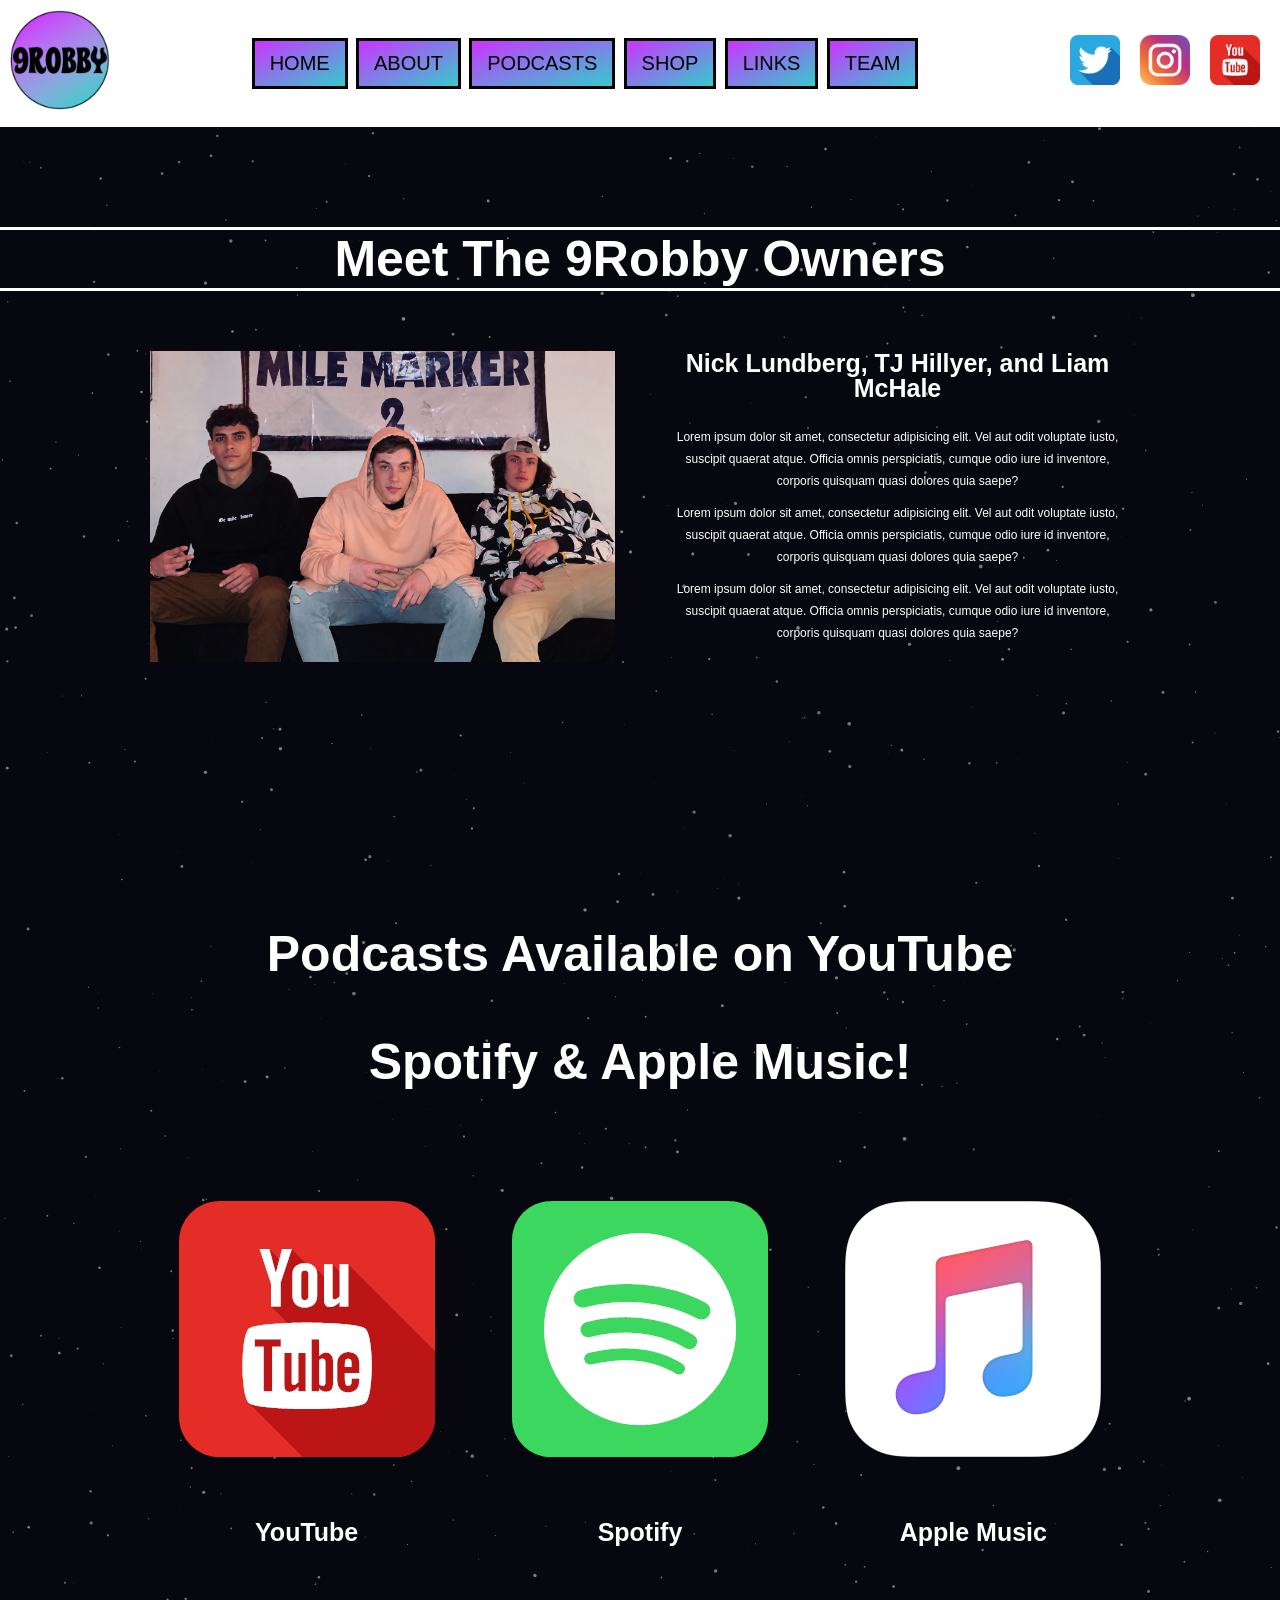
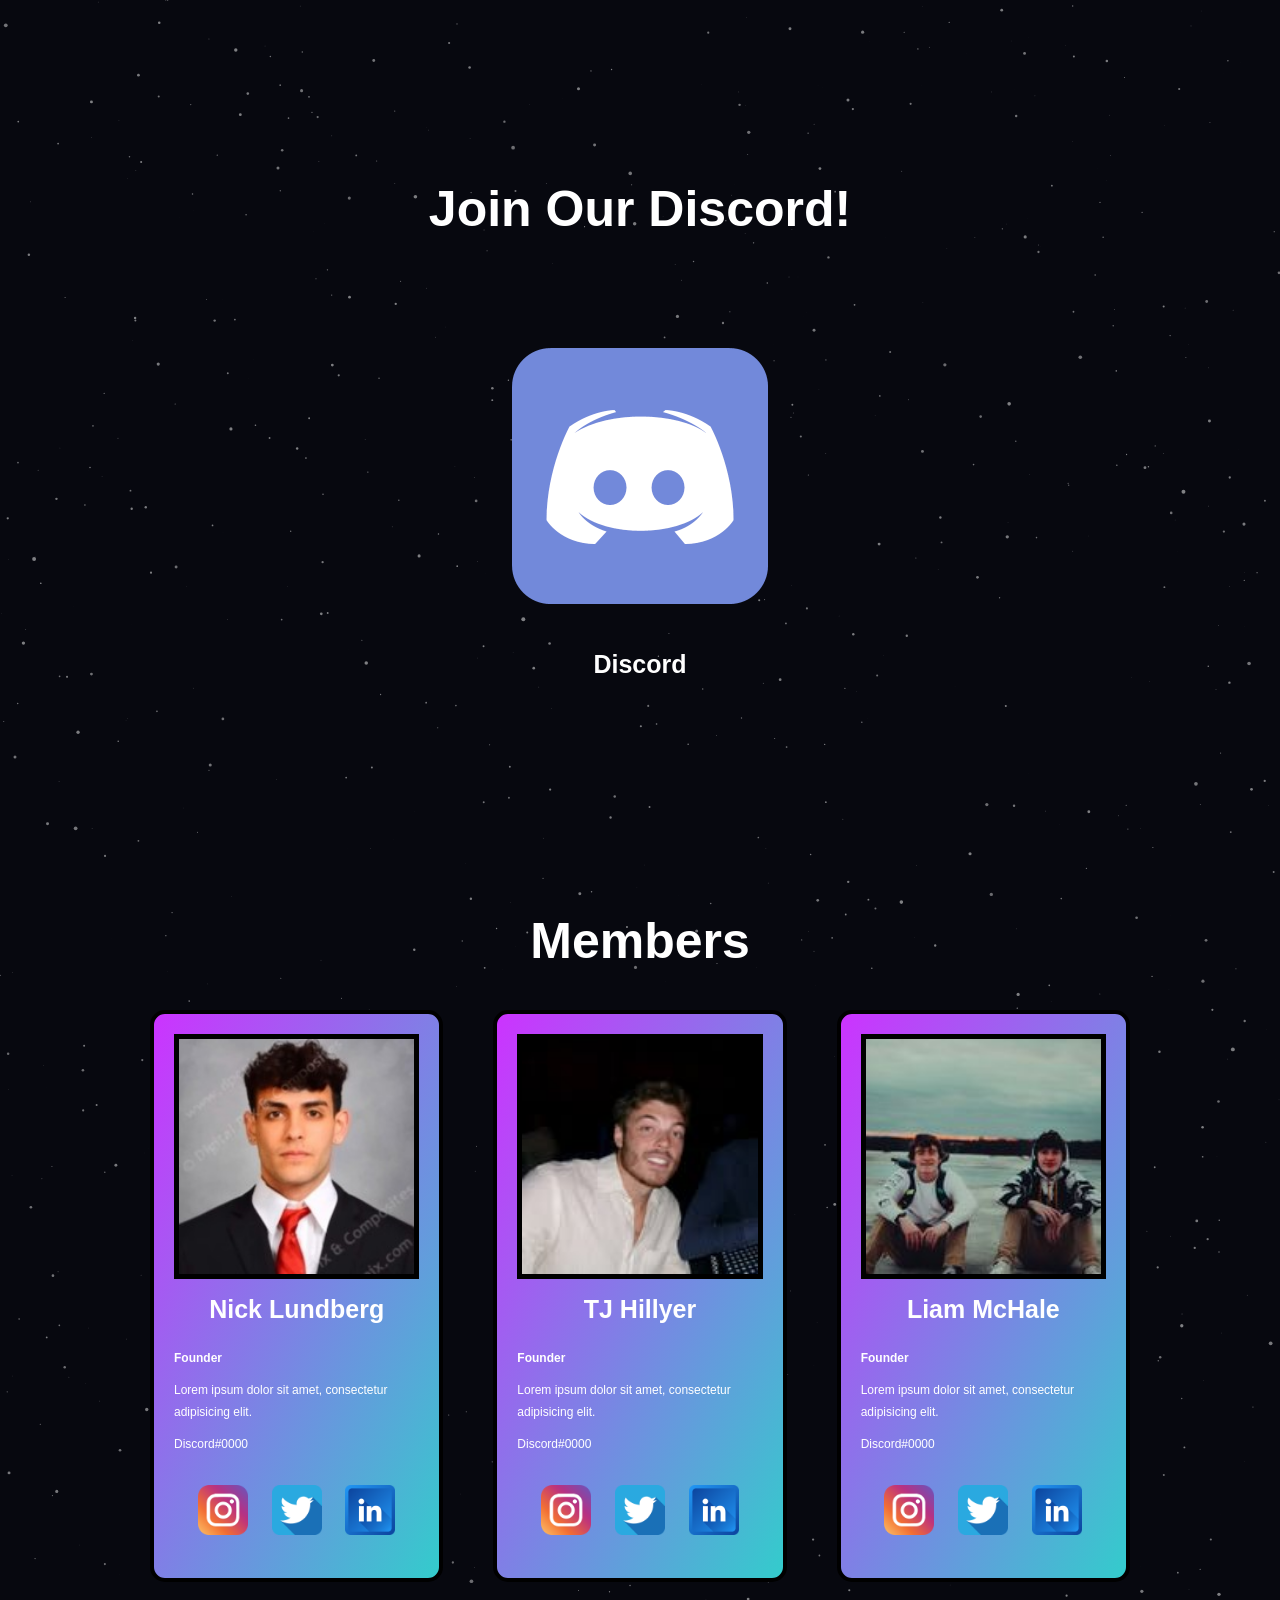
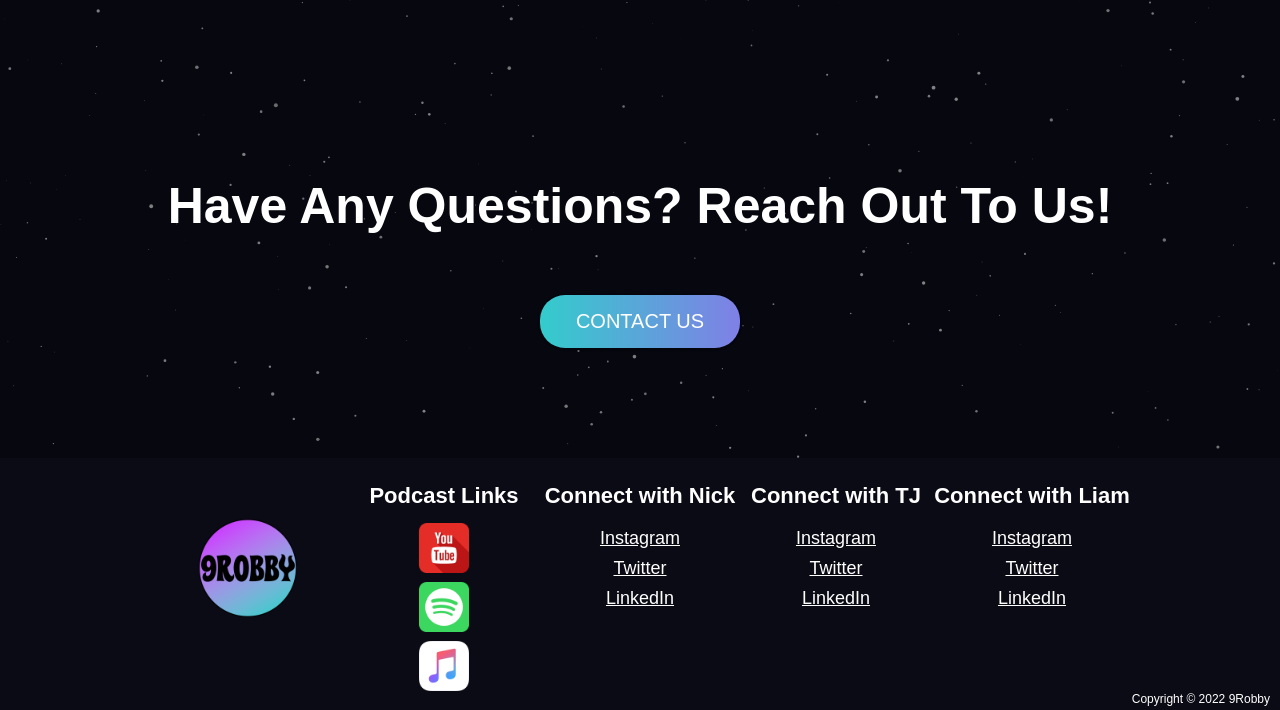
<file: index.html>
<!DOCTYPE html>
<html lang="en">
  <head>
    <meta charset="UTF-8" />
    <meta name="viewport" content="width=device-width, initial-scale=1.0" />
    <meta http-equiv="X-UA-Compatible" content="ie=edge" />
    <title>9Robby</title>
    <link rel="stylesheet" href="./css/reset.css" />
    <link rel="stylesheet" href="./css/style.css" />
  </head>

  <body>

    <div id="particles-js"></div>

    <header>
      <nav>
        <div class="nav-container">
          <div class="logo">
            <a href="index.html">
              <img src="website-project/assets/logos/9robby-logo.png"
              alt="Profile Picture"
              />
              </a>
            </div>
          <ul>
            <li><a href="index.html">Home</a></li>
            <li><a href="website-project/pages/about.html">About</a></li>
            <li><a href="website-project/pages/verifyage.html">Podcasts</a></li>
            <li><a href="website-project/pages/shop.html">Shop</a></li>
            <li><a href="website-project/pages/links.html">Links</a></li>
            <li><a href="website-project/pages/team.html">Team</a></li>
          </ul>
          <div class="topsocial">
            <div class="social">
            <a href="https://twitter.com">
              <img src="website-project/assets/logos/twitter-logo.png"
                alt="Twitter Logo"
              />
              </a>
            <a href="https://www.instagram.com">
              <img src="website-project/assets/logos/instagram-logo.png"
                alt="Instagram Logo"
              />
            </a>
            <a href="https://www.youtube.com">
              <img src="website-project/assets/logos/youtube-logo.png"
                alt="YouTube Logo"
              />
            </a>
              </div>
            </div>
          </div>
        </nav>
    </header>

    <section class="about">
        <h1 id="myH1">Meet The 9Robby Owners</h1>
        <div class="container">
          <div class="picture">
              <img src="website-project/assets/3-headed-goat.png"
              alt="Team Picture"
            />
        </div>
        <div class="paragraph">
          <h2>Nick Lundberg, TJ Hillyer, and Liam McHale</h2>
          <p>Lorem ipsum dolor sit amet, consectetur adipisicing elit. Vel aut
              odit voluptate iusto, suscipit quaerat atque. Officia omnis
              perspiciatis, cumque odio iure id inventore, corporis quisquam quasi
              dolores quia saepe?
            </p>
          <p>Lorem ipsum dolor sit amet, consectetur adipisicing elit. Vel aut
                  odit voluptate iusto, suscipit quaerat atque. Officia omnis
                  perspiciatis, cumque odio iure id inventore, corporis quisquam quasi
                  dolores quia saepe?
            </p>
          <p>Lorem ipsum dolor sit amet, consectetur adipisicing elit. Vel aut
                      odit voluptate iusto, suscipit quaerat atque. Officia omnis
                      perspiciatis, cumque odio iure id inventore, corporis quisquam quasi
                      dolores quia saepe?
            </p>
        </div>
    </section>
      
    <section class="links">
      <div class="text-container">
        <h1>Podcasts Available on YouTube</h1>
        <h1>Spotify & Apple Music!</h1>
      </div>
      
      <div class="container">
        <ul class="icon left-menu">
          <a href="https://www.youtube.com">
            <img src="website-project/assets/logos/youtube-logo.png"
            alt="YouTube Logo"
              />
            </a>
            <h2>YouTube</h2>
          </ul>
          <ul class="icon middle-logo">
              <a href="https://www.spotify.com/us/">
                  <img src="website-project/assets/logos/spotify-logo.png"
                    alt="Spotify Logo"
                  />
                </a>
                <h2>Spotify</h2>
          </ul>
          <ul class="icon right-menu">
              <a href="https://www.apple.com/apple-music/">
                  <img src="website-project/assets/logos/apple-music-logo.png"
                    alt="Apple Music Logo"
                  />
                </a>
                <h2>Apple Music</h2>
          </ul>
      </div>
    </section>

    <section class="discord">
        <h1>Join Our Discord!</h1>
        <div class="container">
          <ul class="icon middle-logo">
          <a href="https://discord.com">
            <img src="website-project/assets/logos/discord-logo.png"
              alt="Discord Logo"
            />
            </a>
            <h2>Discord</h2>
        </ul>
        </div>
        
      </section>

    <section class="members">
      <h1>Members</h1>
      <div class="container">
        <div class="icon profile profile-1">
          <img class="profile" src="website-project/assets/profile-pic/nick-lund-profile.jpeg"
            alt="Profile Picture"
          />
          <h2>Nick Lundberg</h2>
          <p class="role">Founder</p>
          <p>Lorem ipsum dolor sit amet, consectetur adipisicing elit.</p>
          <p>Discord#0000</p>
          <ul>
            <li><a href="https://www.instagram.com">
              <img class="social" src="website-project/assets/logos/instagram-logo.png"
              alt="Instagram Logo"
            />
          </a></li>
          <li><a href="https://twitter.com/">
            <img class="social" src="website-project/assets/logos/twitter-logo.png"
              alt="Twitter Logo"
              />
            </a></li>
            <li><a href="https://www.linkedin.com/">
              <img class="social" src="website-project/assets/logos/linkedin-logo.png"
                alt="LinkedIn Logo"
                  />
                </a></li>
            </ul>
        </div>
        <div class="icon profile profile-2">
          <img class="profile" src="website-project/assets/profile-pic/tj-hillyer-profile.jpg" 
            alt="Profile Picture"
                />
          <h2>TJ Hillyer</h2>
          <p class="role">Founder</p>
          <p>Lorem ipsum dolor sit amet, consectetur adipisicing elit.</p>
          <p>Discord#0000</p>
          <ul>
            <li><a href="https://www.instagram.com">
              <img class="social" src="website-project/assets/logos/instagram-logo.png"
              alt="Instagram Logo"
            />
          </a></li>
          <li><a href="https://twitter.com/">
            <img class="social" src="website-project/assets/logos/twitter-logo.png"
              alt="Twitter Logo"
              />
            </a></li>
            <li><a href="https://www.linkedin.com/in/tjhillyer/">
              <img class="social" src="website-project/assets/logos/linkedin-logo.png"
                alt="LinkedIn Logo"
                  />
                </a></li>
            </ul>
        </div>
        <div class="icon profile profile-3">
          <img class="profile" src="website-project/assets/profile-pic/liam-mchale-profile.jpeg"
          alt="Profile Picture"
              />
            <h2>Liam McHale</h2>
            <p class="role">Founder</p>
            <p>Lorem ipsum dolor sit amet, consectetur adipisicing elit.</p>
            <p>Discord#0000</p>
            <ul>
              <li><a href="https://www.instagram.com">
                <img class="social" src="website-project/assets/logos/instagram-logo.png"
                alt="Instagram Logo"
              />
            </a></li>
            <li><a href="https://twitter.com/">
              <img class="social" src="website-project/assets/logos/twitter-logo.png"
                alt="Twitter Logo"
                />
              </a></li>
              <li><a href="https://www.linkedin.com/">
                <img class="social" src="website-project/assets/logos/linkedin-logo.png"
                  alt="LinkedIn Logo"
                  />
                  </a></li>
              </ul>
        </div>
      </div>
    </section>

    <section class="contact">
      <div class="container">
        <h1>Have Any Questions? Reach Out To Us!</h1>
        <div class="icon">
          <ul>
            <a class="gradient-button gradient-button-1 contact-button">Contact Us</a>
          </ul>
        </div>
      </div>
    </section>



    <!-- scripts -->
    <script src="particles.js"></script>
    <script src="js/app.js"></script>
    <script src="js/scripts.js"></script>
    <script src="js/style.js"></script>

  </body>

  <footer>
      <div class="container">
        <ul class="logo">
          <a href="index.html">
              <img src="website-project/assets/logos/9robby-logo.png"
              alt="Profile Picture"
              />
          </a>
      </ul>
      <ul class="resources">
        <h2>Podcast Links</h2>
        <li><a href="https://www.youtube.com">
            <img src="website-project/assets/logos/youtube-logo.png"
            alt="YouTube Logo"
              />
          </a></li>
          <li><a href="https://www.spotify.com/us/">
              <img src="website-project/assets/logos/spotify-logo.png"
                        alt="Spotify Logo"
                      />
            </a></li>
        <li><a href="https://www.apple.com/apple-music/">
            <img src="website-project/assets/logos/apple-music-logo.png"
              alt="Apple Music Logo"
            />
        </a></li>
      </ul>
      <ul class="resources">
        <h2>Connect with Nick</h2>
        <li><a href="https://www.instagram.com">Instagram</a></li>
        <li><a href="https://twitter.com">Twitter</a></li>
        <li><a href="https://www.linkedin.com/">LinkedIn</a></li>
      </ul>
      <ul class="resources">
        <h2>Connect with TJ</h2>
        <li><a href="https://www.instagram.com">Instagram</a></li>
        <li><a href="https://twitter.com">Twitter</a></li>
        <li><a href="https://www.linkedin.com/in/tjhillyer/">LinkedIn</a></li>
      </ul>
      <ul class="resources">
        <h2>Connect with Liam</h2>
        <li><a href="https://www.instagram.com">Instagram</a></li>
        <li><a href="https://twitter.com">Twitter</a></li>
        <li><a href="https://www.linkedin.com/">LinkedIn</a></li>
      </ul>
    </div>
    <p>Copyright © 2022 9Robby</p>
  </footer>
  
</html>
</file>
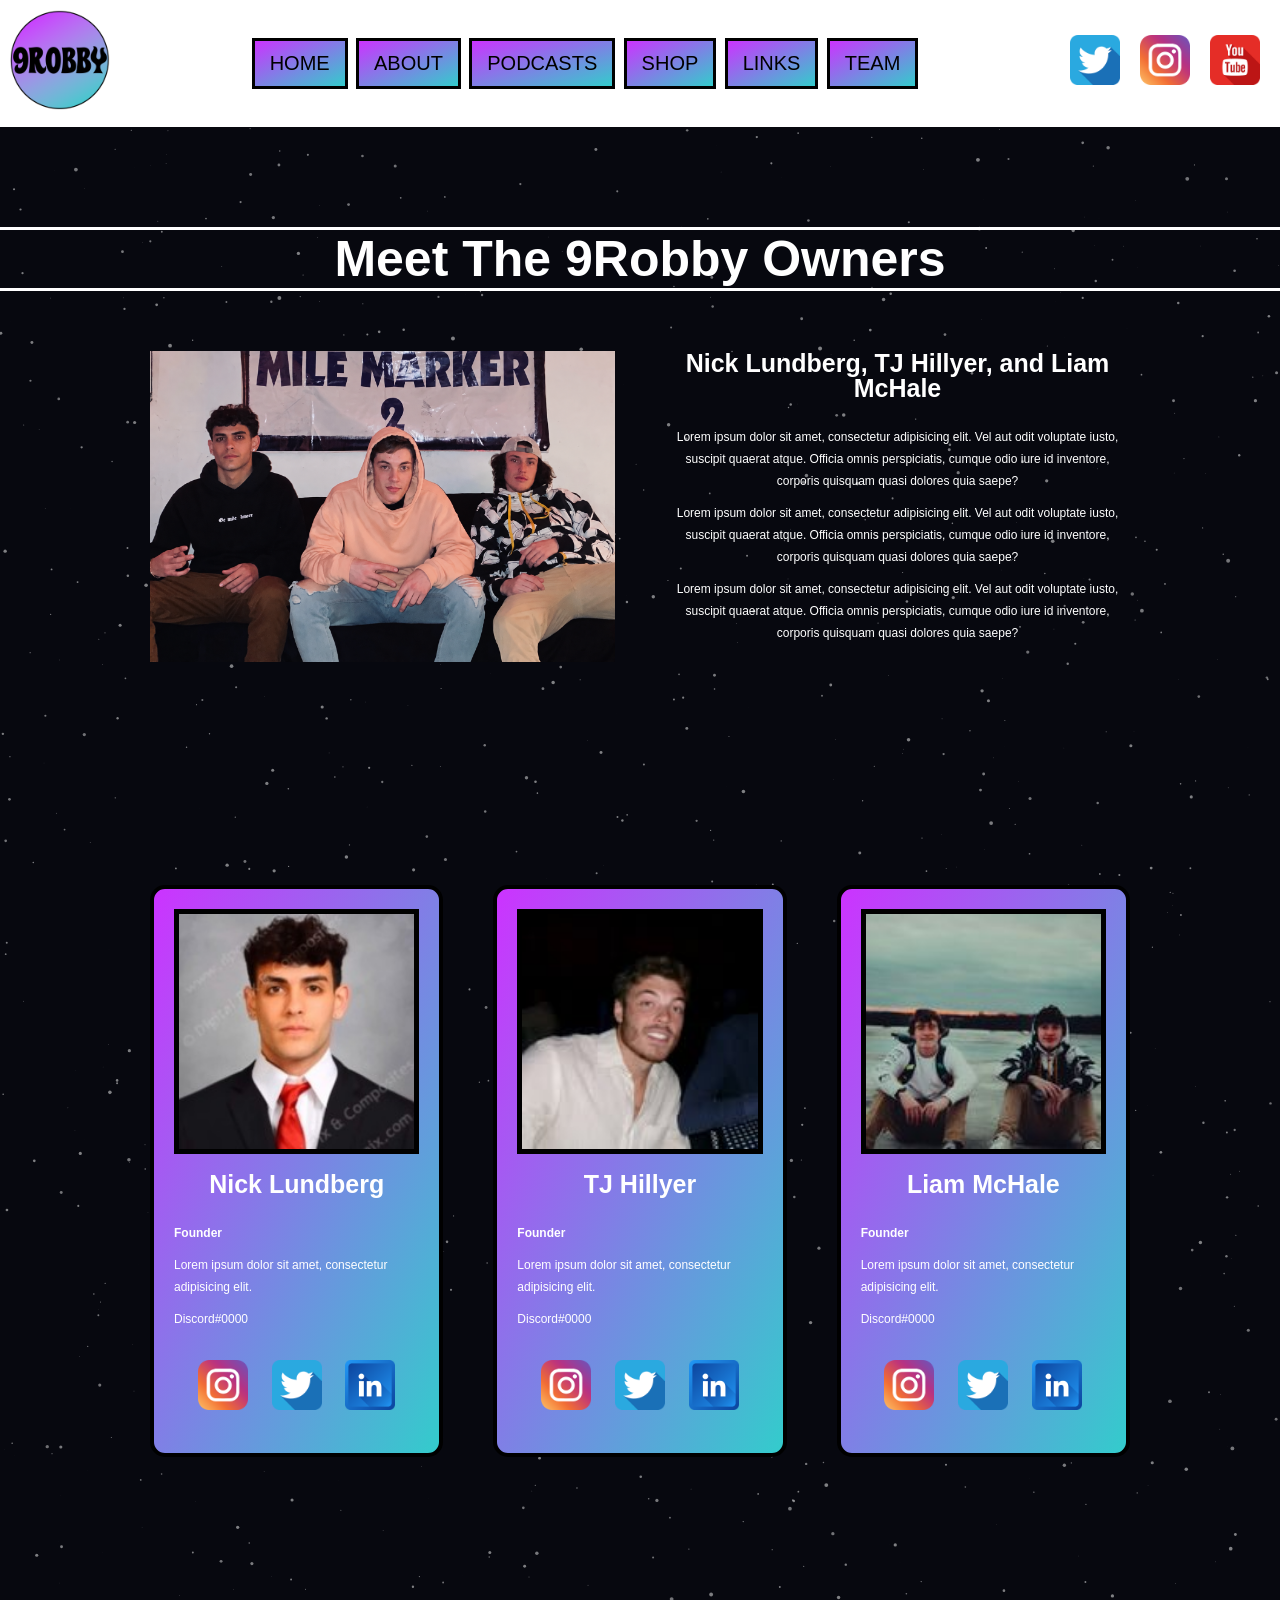
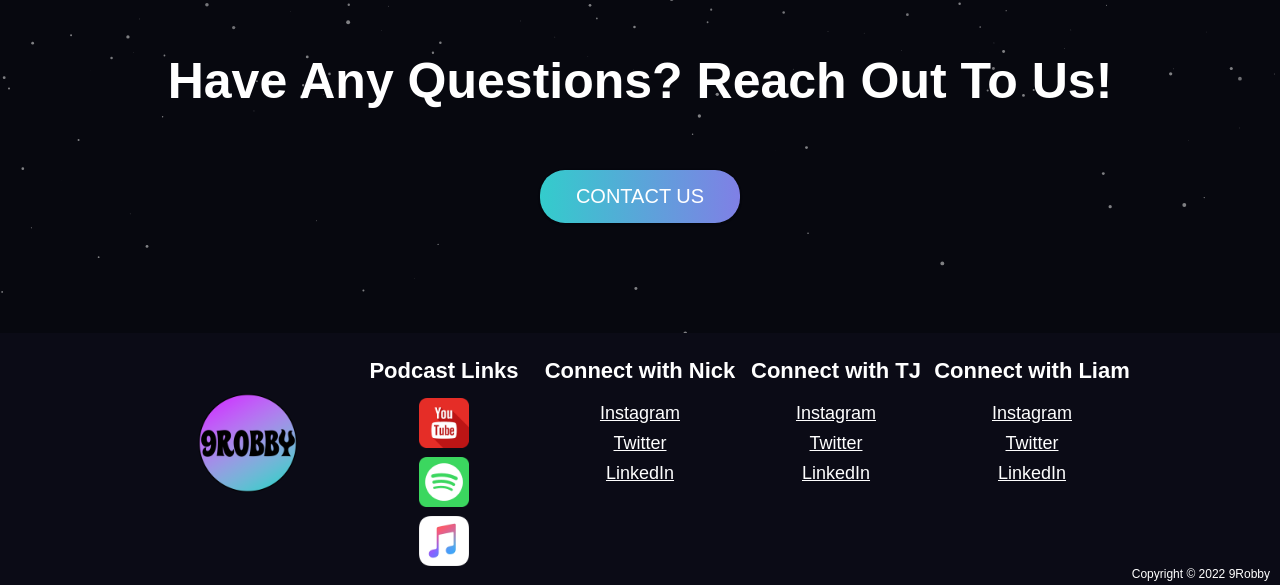
<file: website-project/pages/about.html>
<!DOCTYPE html>
<html lang="en">
  <head>
    <meta charset="UTF-8" />
    <meta name="viewport" content="width=device-width, initial-scale=1.0" />
    <meta http-equiv="X-UA-Compatible" content="ie=edge" />
    <title>About | 9Robby</title>
    <link rel="stylesheet" href="../../css/reset.css" />
    <link rel="stylesheet" href="../../css/style.css" />
  </head>

  <body>

    <div id="particles-js"></div>

    <header>
      <nav>
        <div class="nav-container">
          <div class="logo">
            <a href="../../index.html">
              <img
                src="../assets/logos/9robby-logo.png"
                alt="Profile Picture"
              />
            </a>
          </div>
          <ul>
            <li><a href="../../index.html">Home</a></li>
            <li><a href="about.html">About</a></li>
            <li><a href="verifyage.html">Podcasts</a></li>
            <li><a href="shop.html">Shop</a></li>
            <li><a href="links.html">Links</a></li>
            <li><a href="team.html">Team</a></li>
          </ul>
          <div class="topsocial">
            <div class="social">
              <a href="https://twitter.com">
                <img src="../assets/logos/twitter-logo.png"
                  alt="Twitter Logo"
                />
                </a>
              <a href="https://www.instagram.com">
                <img src="../assets/logos/instagram-logo.png"
                  alt="Instagram Logo"
                />
              </a>
              <a href="https://www.youtube.com">
                <img src="../assets/logos/youtube-logo.png"
                  alt="YouTube Logo"
                />
              </a>
                </div>
          </div>
        </div>
      </nav>
    </header>

    <section class="about">
      <h1 id="myH1">Meet The 9Robby Owners</h1>
      <div class="container">
        <div class="picture">
            <img src="../assets/3-headed-goat.png"
            alt="Team Picture"
          />
      </div>
      <div class="paragraph">
        <h2>Nick Lundberg, TJ Hillyer, and Liam McHale</h2>
        <p>Lorem ipsum dolor sit amet, consectetur adipisicing elit. Vel aut
            odit voluptate iusto, suscipit quaerat atque. Officia omnis
            perspiciatis, cumque odio iure id inventore, corporis quisquam quasi
            dolores quia saepe?
          </p>
        <p>Lorem ipsum dolor sit amet, consectetur adipisicing elit. Vel aut
                odit voluptate iusto, suscipit quaerat atque. Officia omnis
                perspiciatis, cumque odio iure id inventore, corporis quisquam quasi
                dolores quia saepe?
          </p>
        <p>Lorem ipsum dolor sit amet, consectetur adipisicing elit. Vel aut
                    odit voluptate iusto, suscipit quaerat atque. Officia omnis
                    perspiciatis, cumque odio iure id inventore, corporis quisquam quasi
                    dolores quia saepe?
          </p>
      </div>
  </section>

  <section class="members">
    <div class="container">
      <div class="icon profile profile-1">
        <img class="profile" src="../assets/profile-pic/nick-lund-profile.jpeg"
          alt="Profile Picture"
        />
        <h2>Nick Lundberg</h2>
          <p class="role">Founder</p>
          <p>Lorem ipsum dolor sit amet, consectetur adipisicing elit.</p>
          <p>Discord#0000</p>
          <ul>
            <li><a href="https://www.instagram.com">
              <img class="social" src="../assets/logos/instagram-logo.png"
              alt="Instagram Logo"
            />
          </a></li>
          <li><a href="https://twitter.com/">
            <img class="social" src="../assets/logos/twitter-logo.png"
              alt="Twitter Logo"
              />
            </a></li>
            <li><a href="https://www.linkedin.com/">
              <img class="social" src="../assets/logos/linkedin-logo.png"
                alt="LinkedIn Logo"
                  />
                </a></li>
            </ul>
        </div>
        <div class="icon profile profile-2">
          <img class="profile" src="../assets/profile-pic/tj-hillyer-profile.jpg" 
            alt="Profile Picture"
                />
          <h2>TJ Hillyer</h2>
          <p class="role">Founder</p>
          <p>Lorem ipsum dolor sit amet, consectetur adipisicing elit.</p>
          <p>Discord#0000</p>
          <ul>
            <li><a href="https://www.instagram.com">
              <img class="social" src="../assets/logos/instagram-logo.png"
              alt="Instagram Logo"
            />
          </a></li>
          <li><a href="https://twitter.com/">
            <img class="social" src="../assets/logos/twitter-logo.png"
              alt="Twitter Logo"
              />
            </a></li>
            <li><a href="https://www.linkedin.com/in/tjhillyer/">
              <img class="social" src="../assets/logos/linkedin-logo.png"
                alt="LinkedIn Logo"
                  />
                </a></li>
            </ul>
        </div>
        <div class="icon profile profile-3">
          <img class="profile" src="../assets/profile-pic/liam-mchale-profile.jpeg"
          alt="Profile Picture"
              />
            <h2>Liam McHale</h2>
            <p class="role">Founder</p>
            <p>Lorem ipsum dolor sit amet, consectetur adipisicing elit.</p>
            <p>Discord#0000</p>
            <ul>
              <li><a href="https://www.instagram.com">
                <img class="social" src="../assets/logos/instagram-logo.png"
                alt="Instagram Logo"
              />
            </a></li>
            <li><a href="https://twitter.com/">
              <img class="social" src="../assets/logos/twitter-logo.png"
                alt="Twitter Logo"
                />
              </a></li>
              <li><a href="https://www.linkedin.com/">
                <img class="social" src="../assets/logos/linkedin-logo.png"
                  alt="LinkedIn Logo"
                />
                </a></li>
            </ul>
      </div>
    </div>
  </section>

  <section class="contact">
    <div class="container">
      <h1>Have Any Questions? Reach Out To Us!</h1>
      <div class="icon">
        <ul>
          <a class="gradient-button gradient-button-1 contact-button">Contact Us</a>
        </ul>
      </div>
    </div>
  </section>

    <!-- scripts -->
    <script src="../../particles.js"></script>
    <script src="../../js/app.js"></script>
    <script src="../../js/scripts.js"></script>
    <script src="../../js/style.js"></script>
    
  </body>

  <footer>
    <div class="container">
      <ul class="logo">
        <a href="../../index.html">
          <img
            src="../assets/logos/9robby-logo.png"
            alt="Profile Picture"
          />
        </a>
      </ul>
      <ul class="resources">
        <h2>Podcast Links</h2>
        <li>
          <a href="https://www.youtube.com">
            <img
              src="../assets/logos/youtube-logo.png"
              alt="YouTube Logo"
            />
          </a>
        </li>
        <li>
          <a href="https://www.spotify.com/us/">
            <img
              src="../assets/logos/spotify-logo.png"
              alt="Spotify Logo"
            />
          </a>
        </li>
        <li>
          <a href="https://www.apple.com/apple-music/">
            <img
              src="../assets/logos/apple-music-logo.png"
              alt="Apple Music Logo"
            />
          </a>
        </li>
      </ul>
      <ul class="resources">
        <h2>Connect with Nick</h2>
        <li>
          <a href="https://www.instagram.com">Instagram</a>
        </li>
        <li><a href="https://twitter.com">Twitter</a></li>
        <li><a href="https://www.linkedin.com/">LinkedIn</a></li>
      </ul>
      <ul class="resources">
        <h2>Connect with TJ</h2>
        <li><a href="https://www.instagram.com">Instagram</a></li>
        <li><a href="https://twitter.com">Twitter</a></li>
        <li><a href="https://www.linkedin.com/in/tjhillyer/">LinkedIn</a></li>
      </ul>
      <ul class="resources">
        <h2>Connect with Liam</h2>
        <li><a href="https://www.instagram.com">Instagram</a></li>
        <li><a href="https://twitter.com">Twitter</a></li>
        <li><a href="https://www.linkedin.com/">LinkedIn</a></li>
      </ul>
    </div>
    <p>Copyright © 2022 9Robby</p>
  </footer>
</html>
</file>
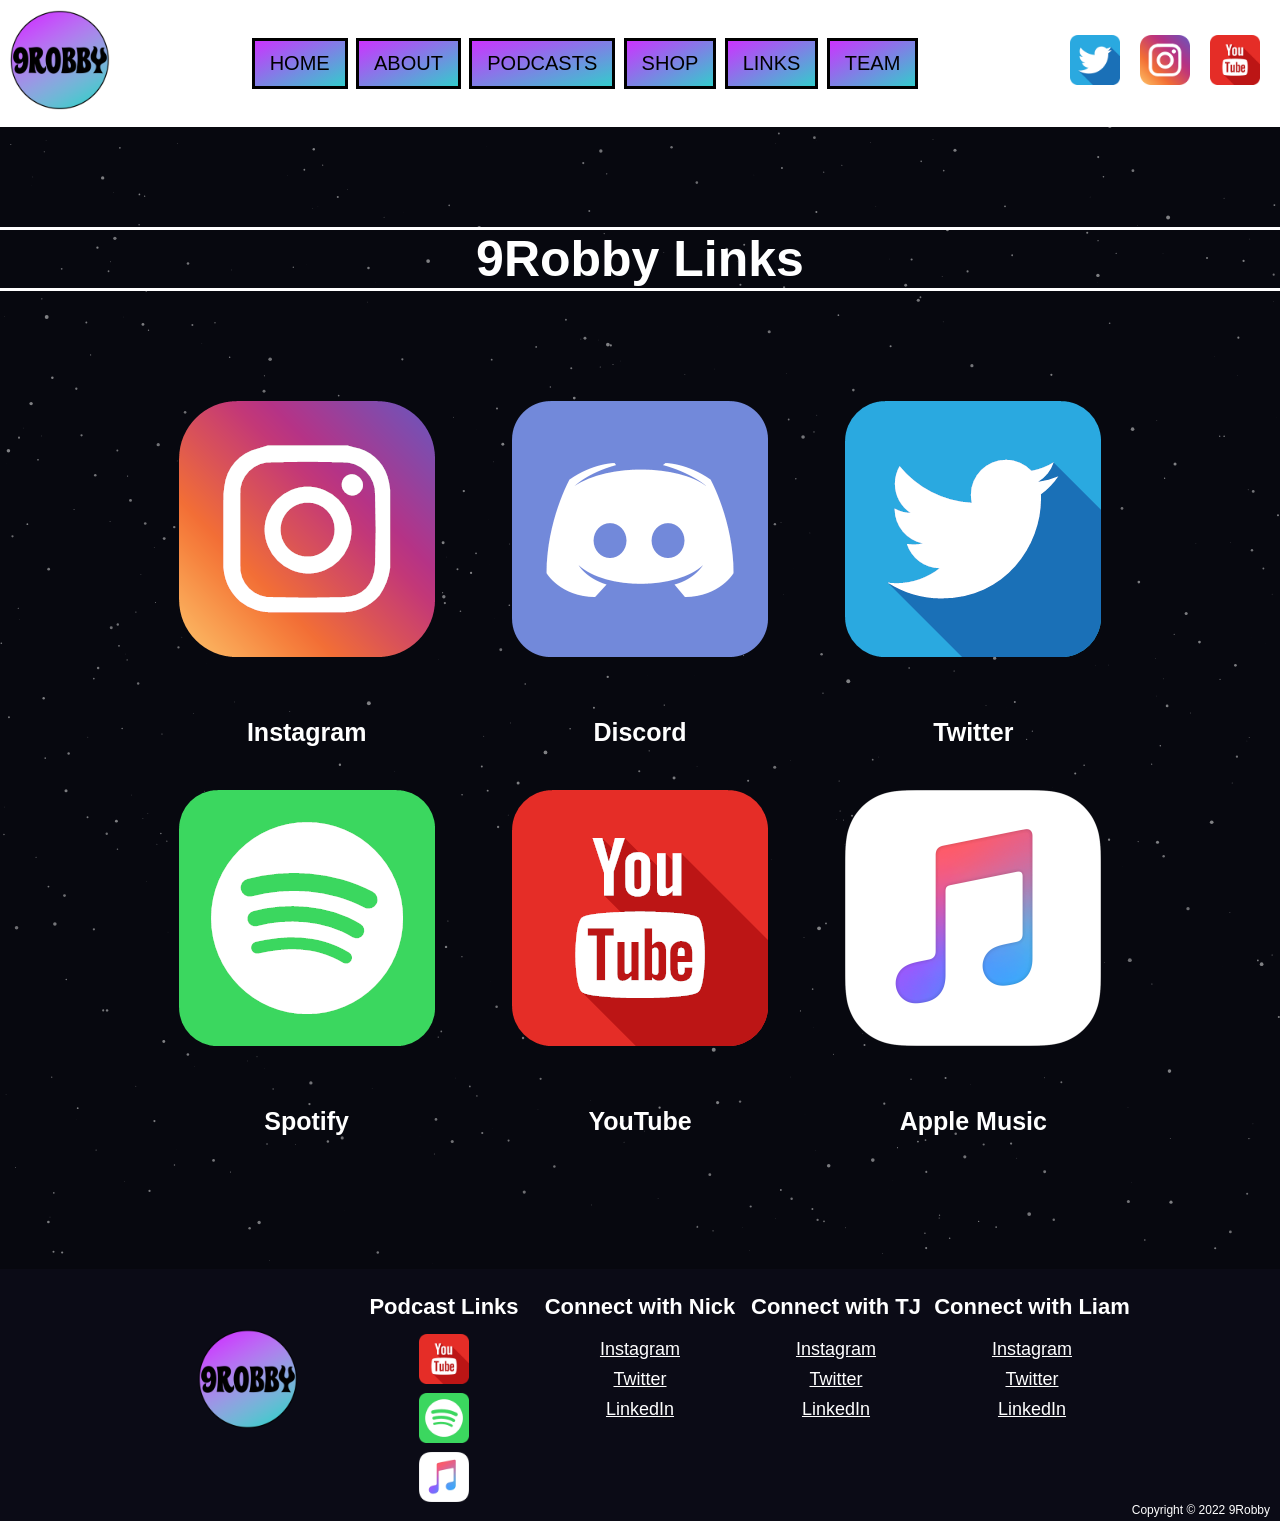
<file: website-project/pages/links.html>
<!DOCTYPE html>
<html lang="en">
  <head>
    <meta charset="UTF-8" />
    <meta name="viewport" content="width=device-width, initial-scale=1.0" />
    <meta http-equiv="X-UA-Compatible" content="ie=edge" />
    <title>Links | 9Robby</title>
    <link rel="stylesheet" href="../../css/reset.css" />
    <link rel="stylesheet" href="../../css/style.css" />
  </head>

  <body>
    <div id="particles-js"></div>

    <header>
      <nav>
        <div class="nav-container">
          <div class="logo">
            <a href="../../index.html">
              <img
                src="../assets/logos/9robby-logo.png"
                alt="Profile Picture"
              />
            </a>
          </div>
          <ul>
            <li><a href="../../index.html">Home</a></li>
            <li><a href="about.html">About</a></li>
            <li><a href="verifyage.html">Podcasts</a></li>
            <li><a href="shop.html">Shop</a></li>
            <li><a href="links.html">Links</a></li>
            <li><a href="team.html">Team</a></li>
          </ul>
          <div class="topsocial">
            <div class="social">
              <a href="https://twitter.com">
                <img src="../assets/logos/twitter-logo.png"
                  alt="Twitter Logo"
                />
                </a>
              <a href="https://www.instagram.com">
                <img src="../assets/logos/instagram-logo.png"
                  alt="Instagram Logo"
                />
              </a>
              <a href="https://www.youtube.com">
                <img src="../assets/logos/youtube-logo.png"
                  alt="YouTube Logo"
                />
              </a>
            </div>
          </div>
        </div>
      </nav>
    </header>

    <section class="links">
      <div class="text-container">
        <h1 id="myH1">9Robby Links</h1>
      </div>

      <div class="container">
        <ul class="icon first-logo">
          <a href="https://www.instagram.com">
            <img
              src="../assets/logos/instagram-logo.png"
              alt="Instagram Logo"
            />
          </a>
          <h2>Instagram</h2>
        </ul>
        <ul class="icon second-logo">
          <a href="https://discord.com">
            <img src="../assets/logos/discord-logo.png" alt="Discord Logo" />
          </a>
          <h2>Discord</h2>
        </ul>
        <ul class="icon third-logo">
          <a href="https://twitter.com">
            <img src="../assets/logos/twitter-logo.png" alt="Twitter Logo" />
          </a>
          <h2>Twitter</h2>
        </ul>
        <ul class="icon fourth-logo">
          <a href="https://www.spotify.com/us/">
            <img src="../assets/logos/spotify-logo.png" alt="Spotify Logo" />
          </a>
          <h2>Spotify</h2>
        </ul>
        <ul class="icon fifth-log">
          <a href="https://www.youtube.com">
            <img src="../assets/logos/youtube-logo.png" alt="YouTube Logo" />
          </a>
          <h2>YouTube</h2>
        </ul>
        <ul class="icon sixth-logo">
          <a href="https://www.apple.com/apple-music/">
            <img
              src="../assets/logos/apple-music-logo.png"
              alt="Apple Music Logo"
            />
          </a>
          <h2>Apple Music</h2>
        </ul>
      </div>
    </section>

    <!-- scripts -->
    <script src="../../particles.js"></script>
    <script src="../../js/app.js"></script>
    <script src="../../js/style.js"></script>
  </body>

  <footer>
    <div class="container">
      <ul class="logo">
        <a href="../../index.html">
          <img
            src="../assets/logos/9robby-logo.png"
            alt="Profile Picture"
          />
        </a>
      </ul>
      <ul class="resources">
        <h2>Podcast Links</h2>
        <li>
          <a href="https://www.youtube.com">
            <img
              src="../assets/logos/youtube-logo.png"
              alt="YouTube Logo"
            />
          </a>
        </li>
        <li>
          <a href="https://www.spotify.com/us/">
            <img
              src="../assets/logos/spotify-logo.png"
              alt="Spotify Logo"
            />
          </a>
        </li>
        <li>
          <a href="https://www.apple.com/apple-music/">
            <img
              src="../assets/logos/apple-music-logo.png"
              alt="Apple Music Logo"
            />
          </a>
        </li>
      </ul>
      <ul class="resources">
        <h2>Connect with Nick</h2>
        <li>
          <a href="https://www.instagram.com">Instagram</a>
        </li>
        <li><a href="https://twitter.com">Twitter</a></li>
        <li>
          <a href="https://www.linkedin.com/"
            >LinkedIn</a
          >
        </li>
      </ul>
      <ul class="resources">
        <h2>Connect with TJ</h2>
        <li><a href="https://www.instagram.com">Instagram</a></li>
        <li><a href="https://twitter.com">Twitter</a></li>
        <li>
          <a href="https://www.linkedin.com/in/tjhillyer/"
            >LinkedIn</a
          >
        </li>
      </ul>
      <ul class="resources">
        <h2>Connect with Liam</h2>
        <li><a href="https://www.instagram.com">Instagram</a></li>
        <li><a href="https://twitter.com">Twitter</a></li>
        <li><a href="https://www.linkedin.com/">LinkedIn</a></li>
      </ul>
    </div>
    <p>Copyright © 2022 9Robby</p>
  </footer>
</html>
</file>
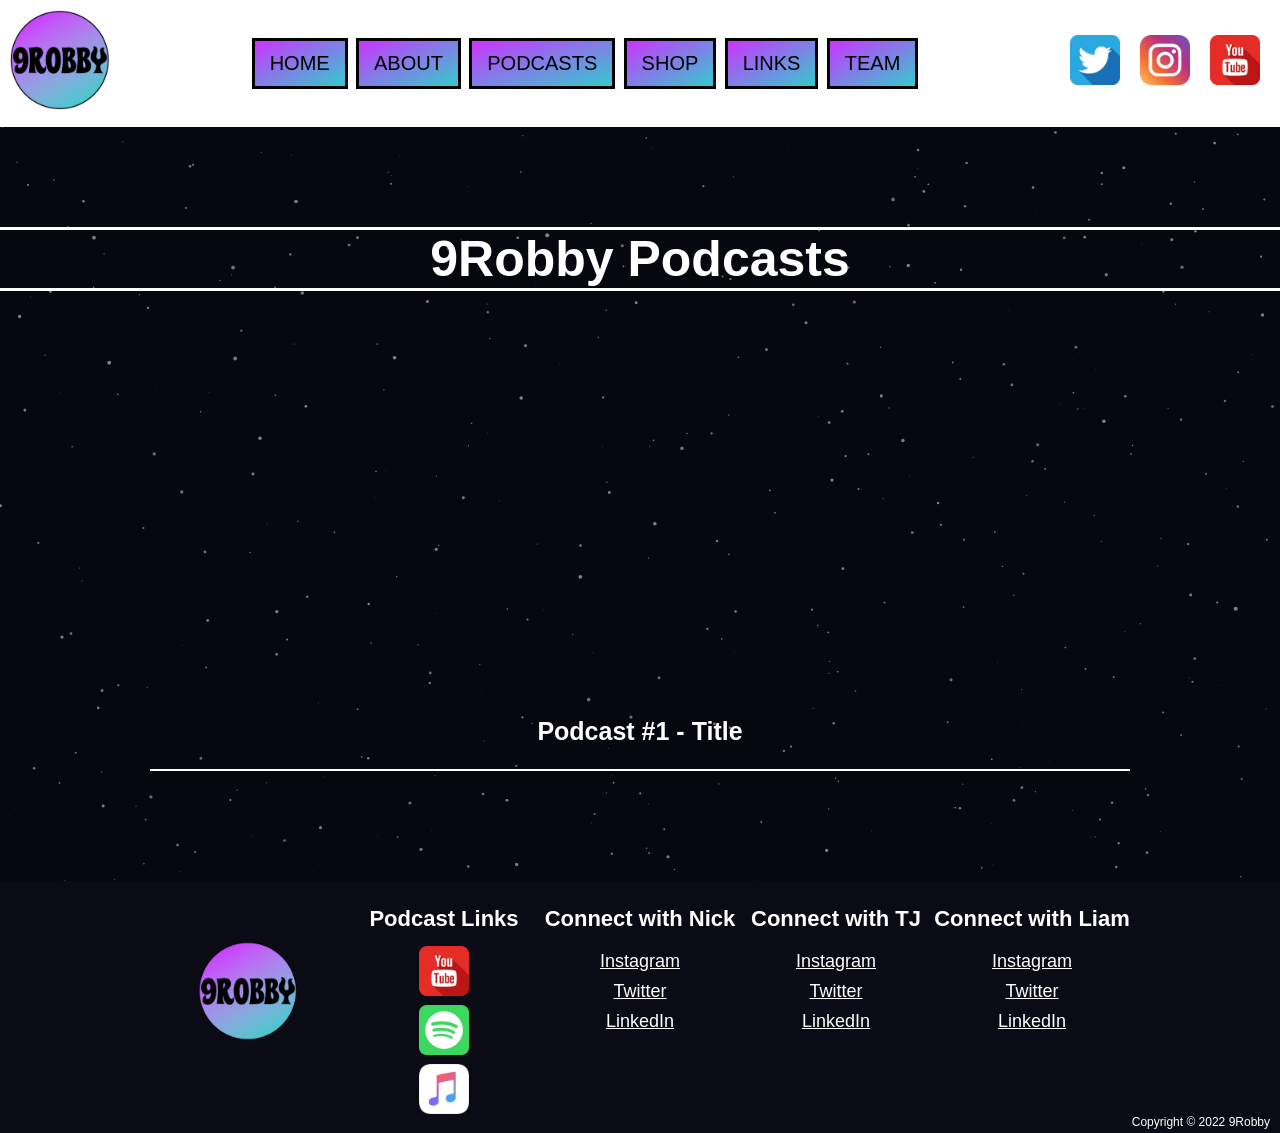
<file: website-project/pages/podcasts.html>
<!DOCTYPE html>
<html lang="en">
  <head>
    <meta charset="UTF-8" />
    <meta name="viewport" content="width=device-width, initial-scale=1.0" />
    <meta http-equiv="X-UA-Compatible" content="ie=edge" />
    <title>Podcasts | 9Robby</title>
    <link rel="stylesheet" href="../../css/reset.css" />
    <link rel="stylesheet" href="../../css/style.css" />
  </head>

  <body>

    <div id="particles-js"></div>

    <header>
      <nav>
        <div class="nav-container">
          <div class="logo">
            <a href="../../index.html">
              <img
                src="../assets/logos/9robby-logo.png"
                alt="Profile Picture"
              />
            </a>
          </div>
          <ul>
            <li><a href="../../index.html">Home</a></li>
            <li><a href="about.html">About</a></li>
            <li><a href="verifyage.html">Podcasts</a></li>
            <li><a href="shop.html">Shop</a></li>
            <li><a href="links.html">Links</a></li>
            <li><a href="team.html">Team</a></li>
          </ul>
          <div class="topsocial">
            <div class="social">
              <a href="https://twitter.com">
                <img src="../assets/logos/twitter-logo.png"
                  alt="Twitter Logo"
                />
                </a>
              <a href="https://www.instagram.com">
                <img src="../assets/logos/instagram-logo.png"
                  alt="Instagram Logo"
                />
              </a>
              <a href="https://www.youtube.com">
                <img src="../assets/logos/youtube-logo.png"
                  alt="YouTube Logo"
                />
              </a>
              </div>
          </div>
        </div>
      </nav>
    </header>

    <section class="podcasts">
      <h1 id="myH1">9Robby Podcasts</h1>
      <div class="container">
        <div class="video">
          <iframe width="560" height="315" src="https://www.youtube.com/embed/Cel1TAel-eY" title="YouTube video player" frameborder="0" allow="accelerometer; autoplay; clipboard-write; encrypted-media; gyroscope; picture-in-picture" allowfullscreen>
          </iframe>
          </div>
          <div class="video-description">
            <h2 id="myH2">Podcast #1 - Title</h2>
          </div>
        </div>
      </div>
    </section>


    <!-- scripts -->
    <script src="../../particles.js"></script>
    <script src="../../js/app.js"></script>
    <script src="../../js/style.js"></script>
    
  </body>

  <footer>
    <div class="container">
      <ul class="logo">
        <a href="../../index.html">
          <img
            src="../assets/logos/9robby-logo.png"
            alt="Profile Picture"
          />
        </a>
      </ul>
      <ul class="resources">
        <h2>Podcast Links</h2>
        <li>
          <a href="https://www.youtube.com">
            <img
              src="../assets/logos/youtube-logo.png"
              alt="YouTube Logo"
            />
          </a>
        </li>
        <li>
          <a href="https://www.spotify.com/us/">
            <img
              src="../assets/logos/spotify-logo.png"
              alt="Spotify Logo"
            />
          </a>
        </li>
        <li>
          <a href="https://www.apple.com/apple-music/">
            <img
              src="../assets/logos/apple-music-logo.png"
              alt="Apple Music Logo"
            />
          </a>
        </li>
      </ul>
      <ul class="resources">
        <h2>Connect with Nick</h2>
        <li>
          <a href="https://www.instagram.com">Instagram</a>
        </li>
        <li><a href="https://twitter.com">Twitter</a></li>
        <li>
          <a href="https://www.linkedin.com/">LinkedIn</a>
        </li>
      </ul>
      <ul class="resources">
        <h2>Connect with TJ</h2>
        <li><a href="https://www.instagram.com">Instagram</a></li>
        <li><a href="https://twitter.com">Twitter</a></li>
        <li>
          <a href="https://www.linkedin.com/in/tjhillyer/">LinkedIn</a>
        </li>
      </ul>
      <ul class="resources">
        <h2>Connect with Liam</h2>
        <li><a href="https://www.instagram.com">Instagram</a></li>
        <li><a href="https://twitter.com">Twitter</a></li>
        <li><a href="https://www.linkedin.com/">LinkedIn</a></li>
      </ul>
    </div>
    <p>Copyright © 2022 9Robby</p>
  </footer>

</html>
</file>
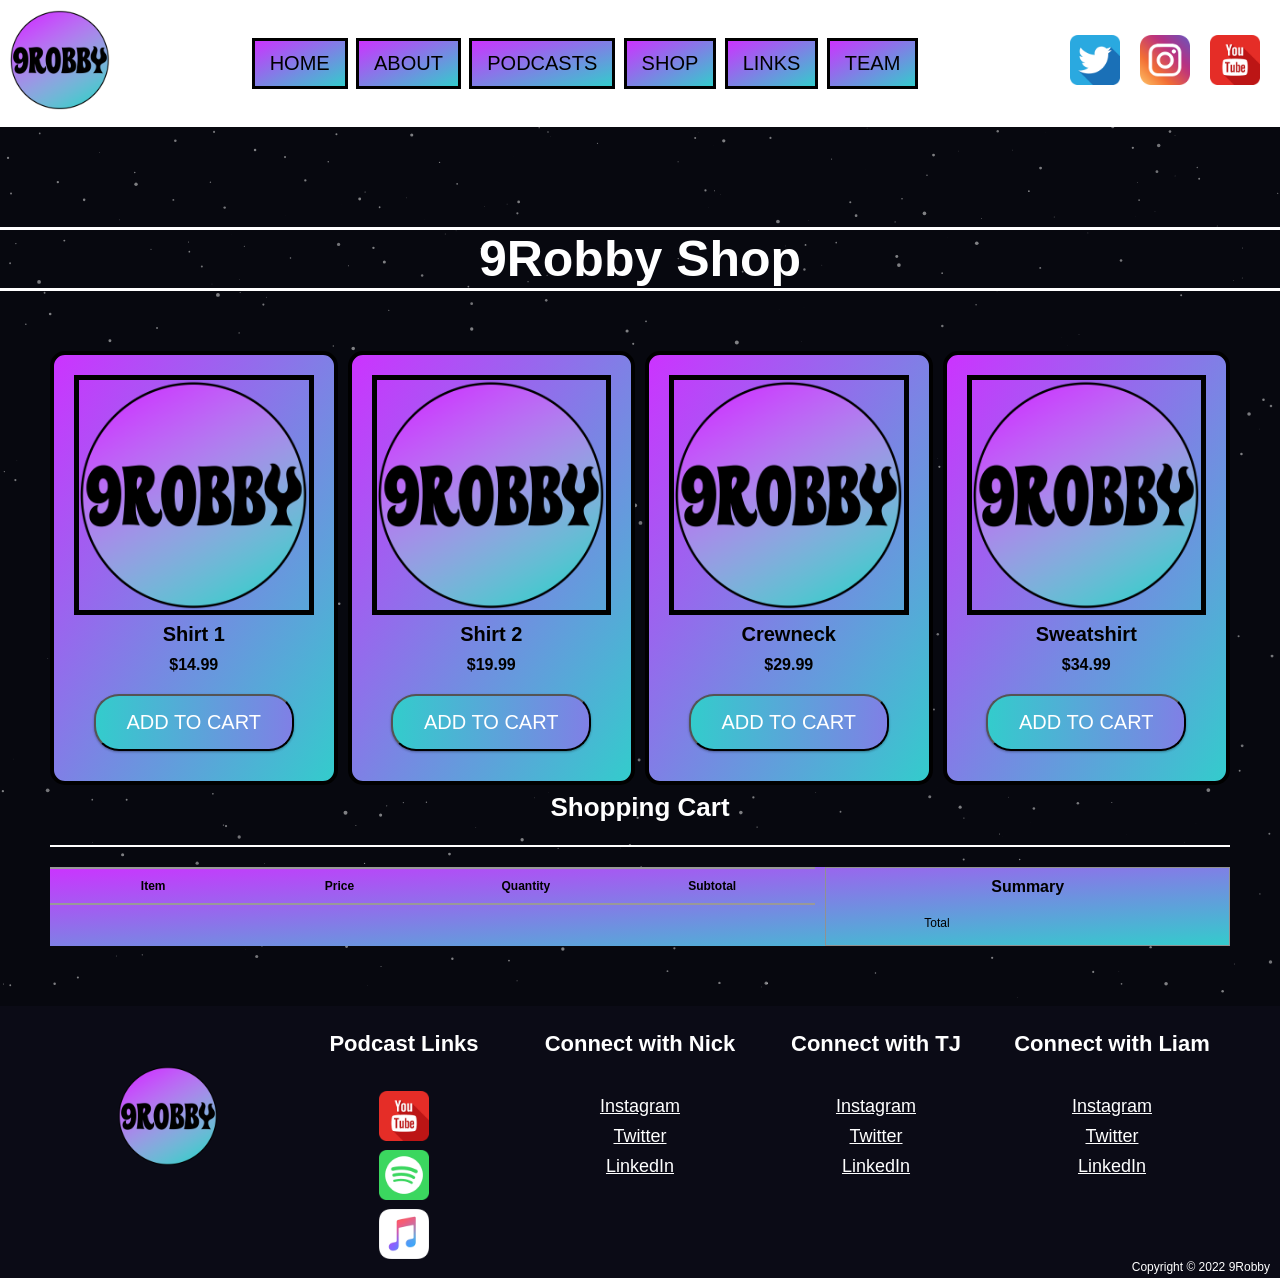
<file: website-project/pages/shop.html>
<!DOCTYPE html>
<html lang="en">
  <head>
    <meta charset="UTF-8" />
    <meta name="viewport" content="width=device-width, initial-scale=1.0" />
    <meta http-equiv="X-UA-Compatible" content="ie=edge" />
    <title>Shop | 9Robby</title>
    <link rel="stylesheet" href="../../css/reset.css" />
    <link rel="stylesheet" href="../../css/style.css" />
    <link rel="stylesheet" href="../../css/shop.css" />
  </head>

  <body>
    <div id="particles-js"></div>

    <header>
      <nav>
        <div class="nav-container">
          <div class="logo">
            <a href="../../index.html">
              <img
                src="../assets/logos/9robby-logo.png"
                alt="Profile Picture"
              />
            </a>
          </div>
          <ul>
            <li><a href="../../index.html">Home</a></li>
            <li><a href="about.html">About</a></li>
            <li><a href="verifyage.html">Podcasts</a></li>
            <li><a href="shop.html">Shop</a></li>
            <li><a href="links.html">Links</a></li>
            <li><a href="team.html">Team</a></li>
          </ul>
          <div class="topsocial">
            <div class="social">
              <a href="https://twitter.com">
                <img src="../assets/logos/twitter-logo.png"
                  alt="Twitter Logo"
                />
                </a>
              <a href="https://www.instagram.com">
                <img src="../assets/logos/instagram-logo.png"
                  alt="Instagram Logo"
                />
              </a>
              <a href="https://www.youtube.com">
                <img src="../assets/logos/youtube-logo.png"
                  alt="YouTube Logo"
                />
              </a>
            </div>
          </div>
        </div>
      </nav>
    </header>

    <section class="shop">
      <h1 id="myH1">9Robby Shop</h1>
      <div class="container">
        <main class="products">
          <div class="product">
            <img src="../assets/logos/9robby-logo.png" />
            <h3 class="name">Shirt 1</h3>
            <h4 class="price" data-price="14.99">$14.99</h4>
            <button
              class="add-to-cart gradient-button-shop gradient-button-shop-1"
              data-product="78346782"
            >
              Add to Cart
            </button>
          </div>

          <div class="product">
            <img src="../assets/logos/9robby-logo.png" />
            <h3 class="name">Shirt 2</h3>
            <h4 class="price" data-price="19.99">$19.99</h4>
            <button
              class="add-to-cart gradient-button-shop gradient-button-shop-1"
              data-product="98276438"
            >
              Add to Cart
            </button>
          </div>

          <div class="product">
            <img src="../assets/logos/9robby-logo.png" />
            <h3 class="name">Crewneck</h3>
            <h4 class="price" data-price="29.99">$29.99</h4>
            <button
              class="add-to-cart gradient-button-shop gradient-button-shop-1"
              data-product="19267437"
            >
              Add to Cart
            </button>
          </div>

          <div class="product">
            <img src="../assets/logos/9robby-logo.png" />
            <h3 class="name">Sweatshirt</h3>
            <h4 class="price" data-price="34.99">$34.99</h4>
            <button
              class="add-to-cart gradient-button-shop gradient-button-shop-1"
              data-product="24827642"
            >
              Add to Cart
            </button>
          </div>
        </main>

        <aside class="cart">
          <h2 id="myH2">Shopping Cart</h2>
          <div class="cart-container">
            <div class="cart-items">
              <ul class="cart-labels">
                <li class="item">Item</li>
                <li class="price">Price</li>
                <li class="quantity">Quantity</li>
                <li class="subtotal">Subtotal</li>
              </ul>
              <div class="items-container"></div>
            </div>
            <div class="cart-summary">
              <h4>Summary</h4>
              <div class="items-in-cart"></div>
              <div class="cart-total">
                <ul>
                  <li>Total</li>
                  <li class="total-price"></li>
                </ul>
              </div>
            </div>
          </div>
        </aside>
      </div>
    </section>

    <!-- scripts -->
    <script src="../../particles.js"></script>
    <script src="../../js/app.js"></script>
    <script src="../../js/scripts.js"></script>
    <script src="../../js/style.js"></script>
    <script src="../../js/shop.js"></script>
  </body>

  <footer>
    <div class="container">
      <ul class="logo">
        <a href="../../index.html">
          <img
            src="../assets/logos/9robby-logo.png"
            alt="Profile Picture"
          />
        </a>
      </ul>
      <ul class="resources">
        <h2>Podcast Links</h2>
        <li>
          <a href="https://www.youtube.com">
            <img
              src="../assets/logos/youtube-logo.png"
              alt="YouTube Logo"
            />
          </a>
        </li>
        <li>
          <a href="https://www.spotify.com/us/">
            <img
              src="../assets/logos/spotify-logo.png"
              alt="Spotify Logo"
            />
          </a>
        </li>
        <li>
          <a href="https://www.apple.com/apple-music/">
            <img
              src="../assets/logos/apple-music-logo.png"
              alt="Apple Music Logo"
            />
          </a>
        </li>
      </ul>
      <ul class="resources">
        <h2>Connect with Nick</h2>
        <li>
          <a href="https://www.instagram.com">Instagram</a>
        </li>
        <li><a href="https://twitter.com">Twitter</a></li>
        <li>
          <a href="https://www.linkedin.com/"
            >LinkedIn</a
          >
        </li>
      </ul>
      <ul class="resources">
        <h2>Connect with TJ</h2>
        <li><a href="https://www.instagram.com">Instagram</a></li>
        <li><a href="https://twitter.com">Twitter</a></li>
        <li>
          <a href="https://www.linkedin.com/in/tjhillyer/"
            >LinkedIn</a
          >
        </li>
      </ul>
      <ul class="resources">
        <h2>Connect with Liam</h2>
        <li><a href="https://www.instagram.com">Instagram</a></li>
        <li><a href="https://twitter.com">Twitter</a></li>
        <li><a href="https://www.linkedin.com/">LinkedIn</a></li>
      </ul>
    </div>
    <p>Copyright © 2022 9Robby</p>
  </footer>
</html>
</file>
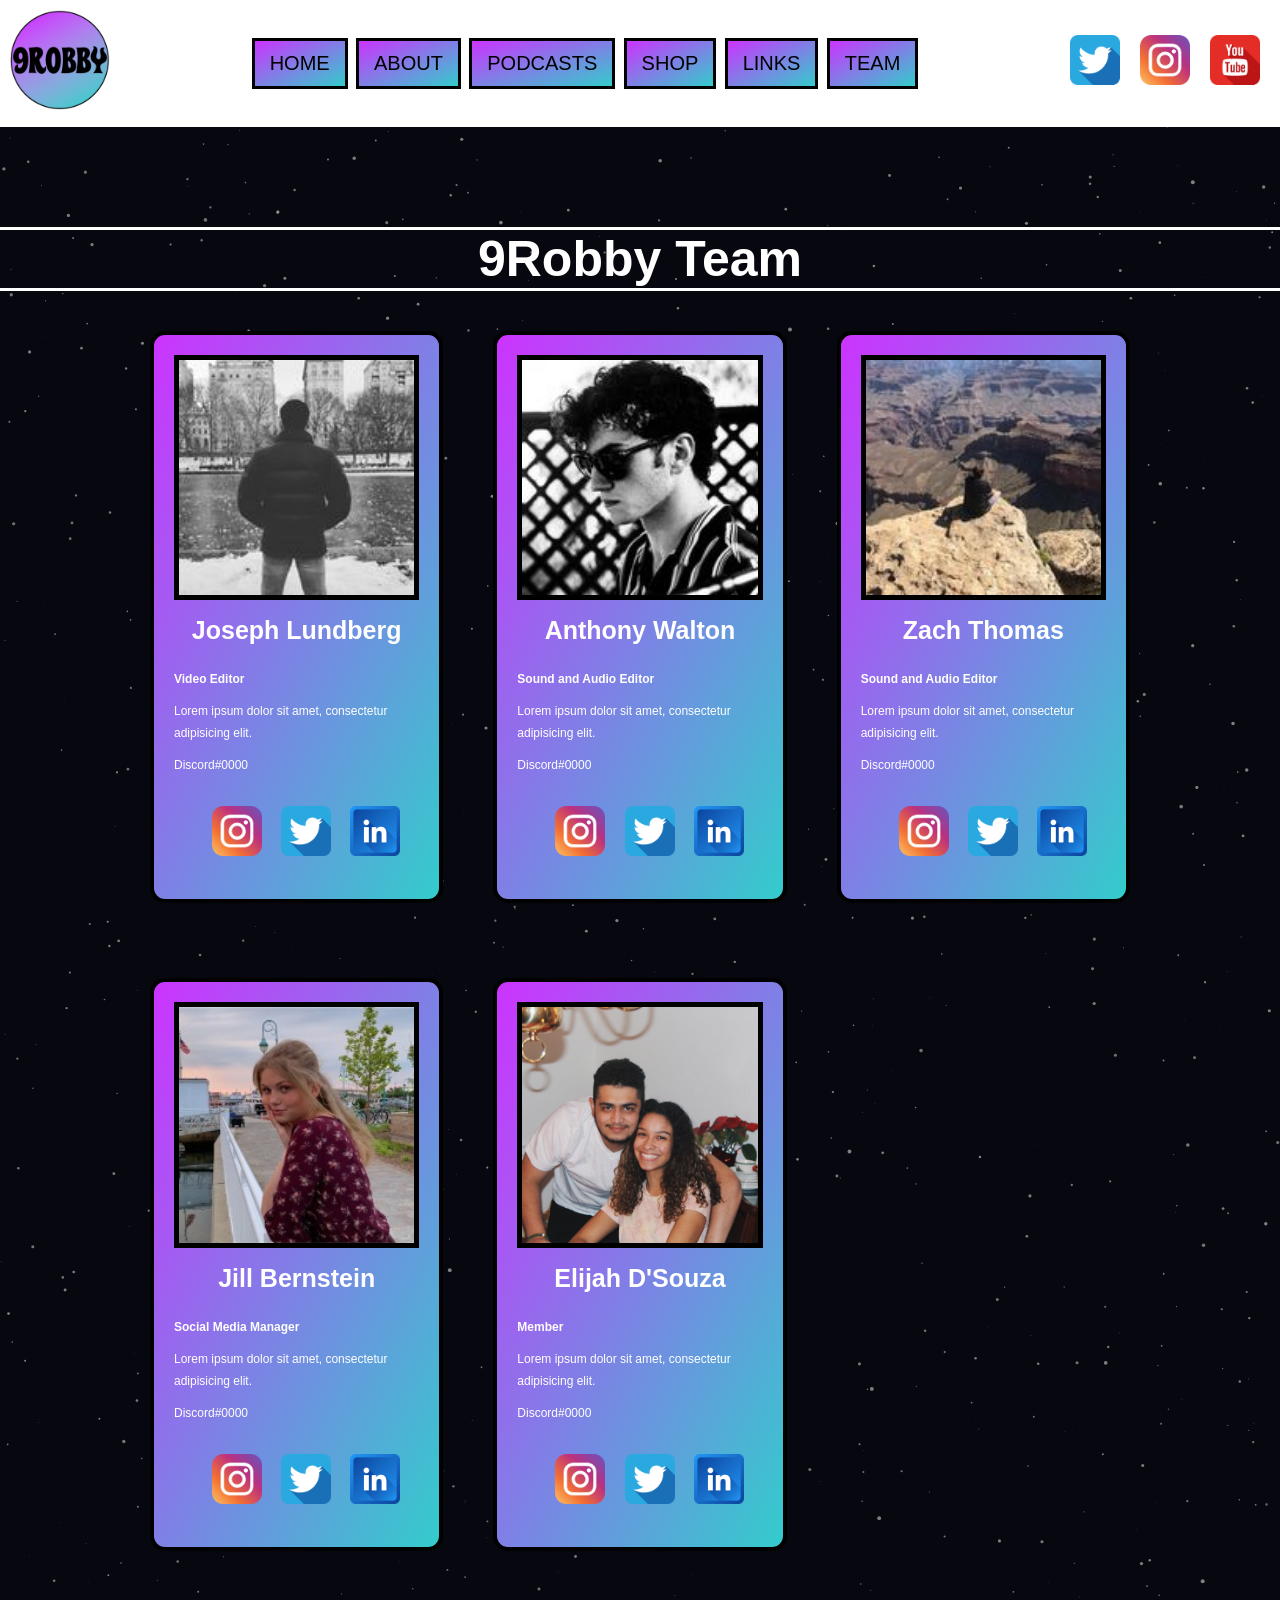
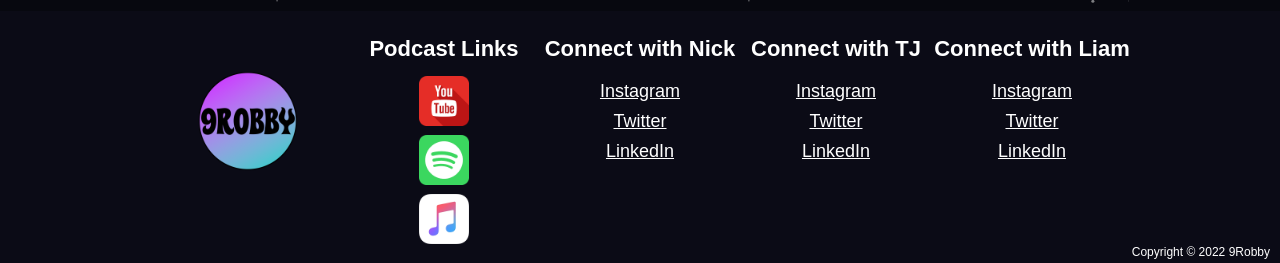
<file: website-project/pages/team.html>
<!DOCTYPE html>
<html lang="en">
  <head>
    <meta charset="UTF-8" />
    <meta name="viewport" content="width=device-width, initial-scale=1.0" />
    <meta http-equiv="X-UA-Compatible" content="ie=edge" />
    <title>Team | 9Robby</title>
    <link rel="stylesheet" href="../../css/reset.css" />
    <link rel="stylesheet" href="../../css/style.css" />
  </head>

  <body>
    <div id="particles-js"></div>

    <header>
      <nav>
        <div class="nav-container">
          <div class="logo">
            <a href="../../index.html">
              <img
                src="../assets/logos/9robby-logo.png"
                alt="Profile Picture"
              />
            </a>
          </div>
          <ul>
            <li><a href="../../index.html">Home</a></li>
            <li><a href="about.html">About</a></li>
            <li><a href="verifyage.html">Podcasts</a></li>
            <li><a href="shop.html">Shop</a></li>
            <li><a href="links.html">Links</a></li>
            <li><a href="team.html">Team</a></li>
          </ul>
          <div class="topsocial">
            <div class="social">
              <a href="https://twitter.com">
                <img src="../assets/logos/twitter-logo.png"
                  alt="Twitter Logo"
                />
                </a>
              <a href="https://www.instagram.com">
                <img src="../assets/logos/instagram-logo.png"
                  alt="Instagram Logo"
                />
              </a>
              <a href="https://www.youtube.com">
                <img src="../assets/logos/youtube-logo.png"
                  alt="YouTube Logo"
                />
              </a>
            </div>
          </div>
        </div>
      </nav>
    </header>

    <section class="members">
      <h1 id="myH1">9Robby Team</h1>
      <div class="container">
        <div class="icon profile profile-10">
          <img
            class="profile"
            src="../assets/profile-pic/joe-lund-profile.jpeg"
            alt="Profile Picture"
          />
          <h2>Joseph Lundberg</h2>
          <p class="role">Video Editor</p>
          <p>Lorem ipsum dolor sit amet, consectetur adipisicing elit.</p>
          <p>Discord#0000</p>
          <ul>
            <li></li>
            <li><a href="https://www.instagram.com">
              <img class="social" src="../assets/logos/instagram-logo.png"
              alt="Instagram Logo"
            />
          </a></li>
          <li><a href="https://twitter.com/">
            <img class="social" src="../assets/logos/twitter-logo.png"
              alt="Twitter Logo"
              />
            </a></li>
            <li><a href="https://www.linkedin.com/">
              <img class="social" src="../assets/logos/linkedin-logo.png"
                alt="LinkedIn Logo"
                />
              </a>
            </li>
          </ul>
        </div>
        <div class="icon profile profile-8">
          <img
            class="profile"
            src="../assets/profile-pic/anthony-walton-profile.jpeg"
            alt="Profile Picture"
          />
          <h2>Anthony Walton</h2>
          <p class="role">Sound and Audio Editor</p>
          <p>Lorem ipsum dolor sit amet, consectetur adipisicing elit.</p>
          <p>Discord#0000</p>
          <ul>
            <li></li>
            <li><a href="https://www.instagram.com">
              <img class="social" src="../assets/logos/instagram-logo.png"
              alt="Instagram Logo"
            />
          </a></li>
          <li><a href="https://twitter.com/">
            <img class="social" src="../assets/logos/twitter-logo.png"
              alt="Twitter Logo"
              />
            </a></li>
            <li><a href="https://www.linkedin.com/">
              <img class="social" src="../assets/logos/linkedin-logo.png"
                alt="LinkedIn Logo"
                />
              </a>
            </li>
          </ul>
        </div>
        <div class="icon profile profile-11">
          <img
            class="profile"
            src="../assets/profile-pic/zach-thomas-profile.jpeg"
            alt="Profile Picture"
          />
          <h2>Zach Thomas</h2>
          <p class="role">Sound and Audio Editor</p>
          <p>Lorem ipsum dolor sit amet, consectetur adipisicing elit.</p>
          <p>Discord#0000</p>
          <ul>
            <li></li>
            <li><a href="https://www.instagram.com">
              <img class="social" src="../assets/logos/instagram-logo.png"
              alt="Instagram Logo"
            />
          </a></li>
          <li><a href="https://twitter.com/">
            <img class="social" src="../assets/logos/twitter-logo.png"
              alt="Twitter Logo"
              />
            </a></li>
            <li><a href="https://www.linkedin.com/">
              <img class="social" src="../assets/logos/linkedin-logo.png"
                alt="LinkedIn Logo"
                />
              </a>
            </li>
          </ul>
        </div>
        <div class="icon profile profile-15">
          <img
            class="profile"
            src="../assets/profile-pic/jill-bern-profile.jpeg"
            alt="Profile Picture"
          />
          <h2>Jill Bernstein</h2>
          <p class="role">Social Media Manager</p>
          <p>Lorem ipsum dolor sit amet, consectetur adipisicing elit.</p>
          <p>Discord#0000</p>
          <ul>
            <li></li>
            <li><a href="https://www.instagram.com">
              <img class="social" src="../assets/logos/instagram-logo.png"
              alt="Instagram Logo"
            />
          </a></li>
          <li><a href="https://twitter.com/">
            <img class="social" src="../assets/logos/twitter-logo.png"
              alt="Twitter Logo"
              />
            </a></li>
            <li><a href="https://www.linkedin.com/">
              <img class="social" src="../assets/logos/linkedin-logo.png"
                alt="LinkedIn Logo"
                />
              </a>
            </li>
          </ul>
        </div>
        <div class="icon profile profile-14">
          <img
            class="profile"
            src="../assets/profile-pic/elijah-dsouza-profile.jpeg"
            alt="Profile Picture"
          />
          <h2>Elijah D'Souza</h2>
          <p class="role">Member</p>
          <p>Lorem ipsum dolor sit amet, consectetur adipisicing elit.</p>
          <p>Discord#0000</p>
          <ul>
            <li></li>
            <li><a href="https://www.instagram.com">
              <img class="social" src="../assets/logos/instagram-logo.png"
              alt="Instagram Logo"
            />
          </a></li>
          <li><a href="https://twitter.com/">
            <img class="social" src="../assets/logos/twitter-logo.png"
              alt="Twitter Logo"
              />
            </a></li>
            <li><a href="https://www.linkedin.com/">
              <img class="social" src="../assets/logos/linkedin-logo.png"
                alt="LinkedIn Logo"
                />
              </a>
            </li>
          </ul>
        </div>
      </div>
    </section>

    <!-- scripts -->
    <script src="../../particles.js"></script>
    <script src="../../js/app.js"></script>
    <script src="../../js/scripts.js"></script>
    <script src="../../js/style.js"></script>
  </body>

  <footer>
    <div class="container">
      <ul class="logo">
        <a href="../../index.html">
          <img
            src="../assets/logos/9robby-logo.png"
            alt="Profile Picture"
          />
        </a>
      </ul>
      <ul class="resources">
        <h2>Podcast Links</h2>
        <li>
          <a href="https://www.youtube.com">
            <img
              src="../assets/logos/youtube-logo.png"
              alt="YouTube Logo"
            />
          </a>
        </li>
        <li>
          <a href="https://www.spotify.com/us/">
            <img
              src="../assets/logos/spotify-logo.png"
              alt="Spotify Logo"
            />
          </a>
        </li>
        <li>
          <a href="https://www.apple.com/apple-music/">
            <img
              src="../assets/logos/apple-music-logo.png"
              alt="Apple Music Logo"
            />
          </a>
        </li>
      </ul>
      <ul class="resources">
        <h2>Connect with Nick</h2>
        <li>
          <a href="https://www.instagram.com">Instagram</a>
        </li>
        <li><a href="https://twitter.com">Twitter</a></li>
        <li>
          <a href="https://www.linkedin.com/"
            >LinkedIn</a
          >
        </li>
      </ul>
      <ul class="resources">
        <h2>Connect with TJ</h2>
        <li><a href="https://www.instagram.com">Instagram</a></li>
        <li><a href="https://twitter.com">Twitter</a></li>
        <li>
          <a href="https://www.linkedin.com/in/tjhillyer/"
            >LinkedIn</a
          >
        </li>
      </ul>
      <ul class="resources">
        <h2>Connect with Liam</h2>
        <li><a href="https://www.instagram.com">Instagram</a></li>
        <li><a href="https://twitter.com">Twitter</a></li>
        <li><a href="https://www.linkedin.com/">LinkedIn</a></li>
      </ul>
    </div>
    <p>Copyright © 2022 9Robby</p>
  </footer>
</html>
</file>
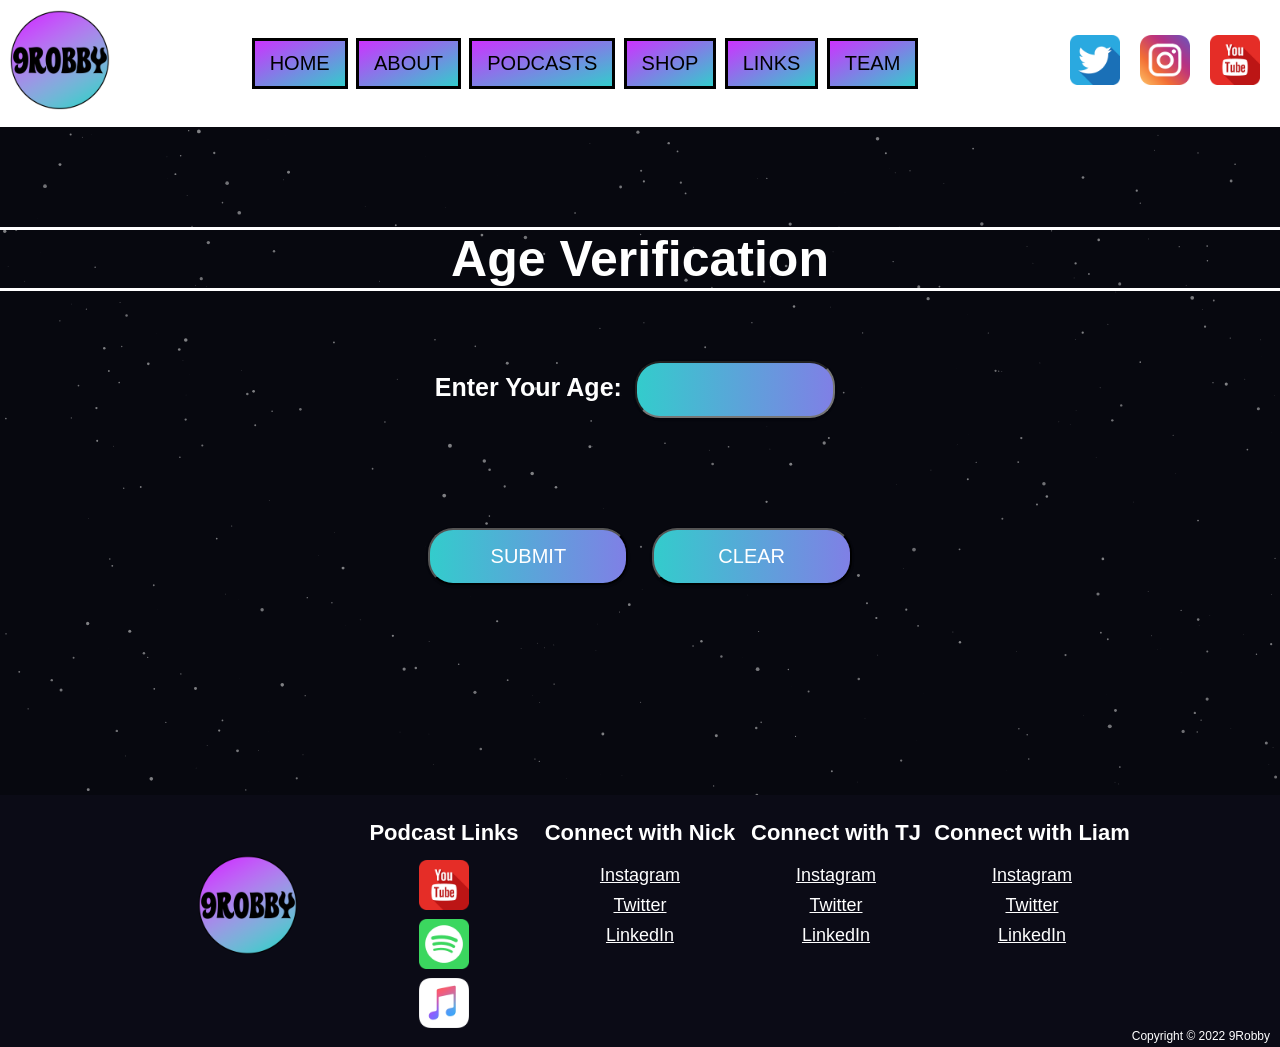
<file: website-project/pages/verifyage.html>
<!DOCTYPE html>
<html lang="en">
  <head>
    <meta charset="UTF-8" />
    <meta name="viewport" content="width=device-width, initial-scale=1.0" />
    <meta http-equiv="X-UA-Compatible" content="ie=edge" />
    <title>Verify | 9Robby</title>
    <link rel="stylesheet" href="../../css/reset.css" />
    <link rel="stylesheet" href="../../css/style.css" />
  </head>

  <body>
    <div id="particles-js"></div>

    <header>
      <nav>
        <div class="nav-container">
          <div class="logo">
            <a href="../../index.html">
              <img
                src="../assets/logos/9robby-logo.png"
                alt="Profile Picture"
              />
            </a>
          </div>
          <ul>
            <li><a href="../../index.html">Home</a></li>
            <li><a href="about.html">About</a></li>
            <li><a href="verifyage.html">Podcasts</a></li>
            <li><a href="shop.html">Shop</a></li>
            <li><a href="links.html">Links</a></li>
            <li><a href="team.html">Team</a></li>
          </ul>
          <div class="topsocial">
            <div class="social">
              <a href="https://twitter.com">
                <img src="../assets/logos/twitter-logo.png"
                  alt="Twitter Logo"
                />
                </a>
              <a href="https://www.instagram.com">
                <img src="../assets/logos/instagram-logo.png"
                  alt="Instagram Logo"
                />
              </a>
              <a href="https://www.youtube.com">
                <img src="../assets/logos/youtube-logo.png"
                  alt="YouTube Logo"
                />
              </a>
            </div>
          </div>
        </div>
      </nav>
    </header>

    <section class="age">
      <h1 id="myH1">Age Verification</h1>
      <div class="container">
        <form action="" method="POST" id="userAgeForm">
          <fieldset>
            <label for="userAgeInput">Enter Your Age:</label>
            <input
              type="number"
              name="userAgeInput"
              id="userAgeInput"
              required
            />
          </fieldset>

          <input
            class="gradient-button-1"
            type="submit"
            name="submit"
            value="Submit"
          />
          <input
            class="gradient-button-1"
            type="reset"
            name="reset"
            value="Clear"
          />
        </form>

        <section class="user-allowed hidden">
          <h2>Please wait one moment...</h2>
        </section>
        <section class="user-not-allowed hidden">
          <h2>Sorry you're underage</h2>
        </section>
      </div>
    </section>

    <!-- scripts -->
    <script src="../../particles.js"></script>
    <script src="../../js/app.js"></script>
    <script src="../../js/verifyage.js"></script>
    <script src="../../js/style.js"></script>
  </body>

  <footer>
    <div class="container">
      <ul class="logo">
        <a href="../../index.html">
          <img
            src="../assets/logos/9robby-logo.png"
            alt="Profile Picture"
          />
        </a>
      </ul>
      <ul class="resources">
        <h2>Podcast Links</h2>
        <li>
          <a href="https://www.youtube.com">
            <img
              src="../assets/logos/youtube-logo.png"
              alt="YouTube Logo"
            />
          </a>
        </li>
        <li>
          <a href="https://www.spotify.com/us/">
            <img
              src="../assets/logos/spotify-logo.png"
              alt="Spotify Logo"
            />
          </a>
        </li>
        <li>
          <a href="https://www.apple.com/apple-music/">
            <img
              src="../assets/logos/apple-music-logo.png"
              alt="Apple Music Logo"
            />
          </a>
        </li>
      </ul>
      <ul class="resources">
        <h2>Connect with Nick</h2>
        <li><a href="https://www.instagram.com">Instagram</a></li>
        <li><a href="https://twitter.com">Twitter</a></li>
        <li><a href="https://www.linkedin.com/">LinkedIn</a></li>
      </ul>
      <ul class="resources">
        <h2>Connect with TJ</h2>
        <li><a href="https://www.instagram.com">Instagram</a></li>
        <li><a href="https://twitter.com">Twitter</a></li>
        <li><a href="https://www.linkedin.com/in/tjhillyer/">LinkedIn</a></li>
      </ul>
      <ul class="resources">
        <h2>Connect with Liam</h2>
        <li><a href="https://www.instagram.com">Instagram</a></li>
        <li><a href="https://twitter.com">Twitter</a></li>
        <li><a href="https://www.linkedin.com/">LinkedIn</a></li>
      </ul>
    </div>
    <p>Copyright © 2022 9Robby</p>
  </footer>
</html>
</file>
<file: css/style.css>
/* ----- background styles ----- */

* {
  margin: 0;
  padding: 0;
  box-sizing: border-box !important;
}

html,
body {
  width: 100%;
  height: 100%;
}

body {
  display: table;
  width: 100%;
  height: 100%;
  background: #000;
  color: #000;
  line-height: 1.6;
  font: normal 75% Arial, Helvetica, sans-serif;
  position: relative;
  z-index: 0;
}

@keyframes gradient {
  0% {
    background-position: 0% 50%;
  }
  50% {
    background-position: 100% 50%;
  }
  100% {
    background-position: 0% 50%;
  }
}

html {
  -webkit-tap-highlight-color: rgba(0, 0, 0, 0);
}

#particles-js canvas {
  position: absolute;
  width: 100%;
  height: 100%;
  z-index: -1;
}

canvas {
  /* display: block; */
  vertical-align: bottom;
}

/* ----- particles.js container ----- */

#particles-js {
  width: 100%;
  height: 100%;
  background-position: 50% 50%;
  background: #07080f;
  background-size: 400% 400%;
  animation: gradient 15s ease infinite;
  z-index: -100;
  position: absolute;
}

/* ----- Global/Shared Styles ----- */

.nav-container {
  margin: 0 auto;
  padding: 10px;
}

.container {
  width: 1000px;
  max-width: 100%;
  margin-left: auto;
  margin-right: auto;
  padding: 10px;
}

h1 {
  font-weight: bold;
  font-size: 50px;
}

section h1 {
  margin-top: 50px;
  margin-bottom: 50px;
  color: white;
}

h2 {
  line-height: 25px;
  font-size: 25px;
  font-weight: bold;
  color: white;
  padding-bottom: 25px;
}

p {
  line-height: 22px;
  color: white;
}

img {
  image-rendering: crisp-edges;
}

.icon:hover {
  transform: scale(1.1);
}

/* ----- header Styles ----- */

header {
  background: white;
  position: relative;
  z-index: 9999;
}

header .logo img {
  width: 100px;
  max-width: 100%;
  height: auto;
}

header .social img {
  width: 50px;
  max-width: 100%;
  height: auto;
}

header .logo:hover,
footer .logo:hover {
  transform: scale(1.1);
}

nav .nav-container {
  display: flex;
  justify-content: space-between;
  align-items: center;
  font-size: 30px;
  cursor: pointer;
  height: auto;
}

nav {
  width: 100%;
  height: auto;
}

header .social {
  display: flex;
  float: right;
}

nav ul li {
  background-image: linear-gradient(to top left, #33cccc 0%, #cc33ff 100%);
  border: 3px solid transparent;
  border-color: black;
  margin: 0;
  padding: 0;
  position: relative;
  display: inline-block;
  font-size: 16px;
}
nav ul a {
  font-weight: 400;
  padding: 15px;
  line-height: 45px;
  color: black;
  font-size: 20px;
  text-transform: uppercase;
  text-decoration: none;
}

nav ul li:hover {
  border: 5px solid transparent;
  border-image: linear-gradient(to top left, #cc33ff 0%, #33cccc 100%) 1;
  color: #fff;
}
nav ul li a:hover {
  color: #fff;
}

.topsocial a {
  padding: 10px;
}

.topsocial a:hover {
  transform: scale(1.1);
}

@media screen and (max-width: 1200px) {
  .nav-container {
    flex-direction: column;
  }
}

@media screen and (max-width: 782px) {
  header .nav-container {
    grid-template-columns: 100%;
  }
  header .logo {
    width: 100px;
    max-width: 100%;
    margin: 0 auto;
  }
  .nav-container li {
    display: flex;
  }
}

/* ----- body media queries ----- */

/* ----- about media queries ----- */
@media screen and (max-width: 1000px) {
  body .about .container {
    grid-template-columns: 100%;
  }
  body h1,
  .picture,
  .paragraph {
    width: 800px;
    max-width: 100%;
    margin: 0 auto;
  }
  .container {
    width: 800px;
    max-width: 100%;
  }
}
@media screen and (max-width: 782px) {
  body .about .container {
    grid-template-columns: 100%;
  }
  body h1,
  .picture,
  .paragraph {
    width: 500px;
    max-width: 100%;
    margin: 0 auto;
  }
  .container {
    width: 500px;
    max-width: 100%;
  }
}

/* ----- links/discord/members media queries ----- */
@media screen and (max-width: 1000px) {
  body .links .container {
    grid-template-columns: 100%;
  }
  body .members .container {
    grid-template-columns: 100%;
  }
  body .discord .container {
    grid-template-columns: 100%;
  }
  body .shop .container .products {
    grid-template-columns: 100%;
  }
  body .icon {
    margin: 0 auto;
  }
}

/* ----- podcasts media queries ----- */
@media screen and (max-width: 1000px) {
  body .podcasts .container {
    grid-template-columns: 100%;
  }
  body .podcasts {
    width: 800px;
    max-width: 100%;
    margin: 0 auto;
  }
}

@media screen and (max-width: 782px) {
  body .podcasts .container {
    grid-template-columns: 100%;
  }
  body .podcasts {
    width: 500px;
    max-width: 100%;
    margin: 0 auto;
  }
}

/* ----- contact media queries ----- */
@media screen and (max-width: 1000px) {
  body .contact .container {
    grid-template-columns: 100%;
  }
  body .contact {
    width: 800px;
    max-width: 100%;
    margin: 0 auto;
  }
}

/* ----- verifyage media queries ----- */
@media screen and (max-width: 1000px) {
  body .age .container {
    grid-template-columns: 100%;
  }
  body .age {
    width: 800px;
    max-width: 100%;
    margin: 0 auto;
  }
}

/* ----- about ----- */

.about {
  text-align: center;
  padding-top: 50px;
  padding-bottom: 50px;
  position: relative;
  z-index: 9999;
}

.about .container {
  display: grid;
  grid-template-columns: 1fr 1fr;
  grid-gap: 50px;
  margin-bottom: 100px;
}

.about img {
  max-width: 100%;
  height: auto;
}

.about p {
  padding-bottom: 10px;
}

/* ----- verify age ----- */

.age {
  text-align: center;
  padding-top: 50px;
  padding-bottom: 100px;
  position: relative;
  z-index: 9999;
}

label {
  line-height: 25px;
  font-size: 25px;
  font-family: "Arial Black", Gadget, sans-serif;
  font-weight: bold;
  color: white;
}

input {
  margin: 10px;
  margin-bottom: 100px;
  font-family: "Arial Black", Gadget, sans-serif;
  font-size: 20px;
  padding: 15px;
  text-align: center;
  text-transform: uppercase;
  transition: 0.5s;
  background-size: 200% auto;
  color: #fff;
  box-shadow: 0 0 20px #eee;
  border-radius: 10px;
  width: 200px;
  box-shadow: 0 1px 3px rgba(0, 0, 0, 0.12), 0 1px 2px rgba(0, 0, 0, 0.24);
  transition: all 0.5s cubic-bezier(0.25, 0.8, 0.25, 1);
  cursor: pointer;
  display: inline-block;
  border-radius: 25px;
  background-image: linear-gradient(to left, #cc33ff 0%, #33cccc 100%);
}

.hidden {
  display: none;
}

/* ----- podcasts ----- */

.podcasts {
  text-align: center;
  padding-top: 50px;
  padding-bottom: 100px;
  position: relative;
  z-index: 9999;
}

.podcasts h2 {
  padding-top: 50px;
}

/* ----- links ----- */

.links {
  text-align: center;
  padding-top: 50px;
  padding-bottom: 100px;
  position: relative;
  z-index: 9999;
}

.links h2 {
  padding-top: 50px;
}

.links img {
  width: 256px;
  max-width: 100%;
  height: auto;
  padding-bottom: 10px;
}

.text-container {
  padding-bottom: 50px;
}

.links .container {
  display: grid;
  grid-template-columns: 1fr 1fr 1fr;
  grid-gap: 20px;
}

/* ----- discord ----- */

.discord {
  text-align: center;
  padding-top: 50px;
  padding-bottom: 100px;
  position: relative;
  z-index: 9999;
}

.discord h2 {
  margin-top: 35px;
}

.discord img {
  width: 256px;
  max-width: 100%;
  height: auto;
  margin-top: 50px;
  padding-bottom: 10px;
}

/* ----- members ----- */

.members {
  text-align: center;
  padding-top: 50px;
  padding-bottom: 50px;
  position: relative !important;
  z-index: 9999;
}

.members h1 {
  margin-bottom: 30px;
}

.members p.role {
  font-weight: bold;
}

.members p {
  padding-bottom: 10px;
  text-align: left;
}

.members .container {
  display: grid;
  grid-template-columns: 1fr 1fr 1fr;
  grid-template-rows: 1fr auto;
  grid-column-gap: 50px;
  grid-row-gap: 75px;
}

.members div.profile {
  background-image: linear-gradient(to top left, #33cccc 0%, #cc33ff 100%);
  border: 4px solid transparent;
  border-color: black;
  border-radius: 15px;
  padding: 20px;
}

.members img.profile {
  border: 5px solid transparent;
  border-color: black;
  width: 300px;
  max-width: 100%;
  height: auto;
}

.members img.social {
  width: 50px;
  max-width: 100%;
  height: auto;
}

.members h2 {
  padding-top: 15px;
}

.members ul {
  display: flex;
  justify-content: space-evenly;
  padding-top: 20px;
  margin-bottom: 20px;
}

/* ----- contact ----- */

.contact {
  text-align: center;
  position: relative;
  z-index: 9999;
}

.contact h1 {
  margin-bottom: 50px;
}

.gradient-button {
  margin: 10px;
  margin-bottom: 100px;
  font-family: "Arial Black", Gadget, sans-serif;
  font-size: 20px;
  padding: 15px;
  text-align: center;
  text-transform: uppercase;
  transition: 0.5s;
  background-size: 200% auto;
  color: #fff;
  box-shadow: 0 0 20px #eee;
  border-radius: 10px;
  width: 200px;
  box-shadow: 0 1px 3px rgba(0, 0, 0, 0.12), 0 1px 2px rgba(0, 0, 0, 0.24);
  transition: all 0.5s cubic-bezier(0.25, 0.8, 0.25, 1);
  cursor: pointer;
  display: inline-block;
  border-radius: 25px;
}
.gradient-button:hover {
  box-shadow: 0 10px 20px rgba(0, 0, 0, 0.19), 0 6px 6px rgba(0, 0, 0, 0.23);
}
.gradient-button-1 {
  background-image: linear-gradient(to left, #cc33ff 0%, #33cccc 100%);
}
.gradient-button-1:hover {
  background-position: right center;
}

/* ----- footer ----- */

footer {
  background: #0b0b16;
  text-align: center;
  color: white;
  position: relative;
  z-index: 9999;
}

footer h2 {
  line-height: 35px;
  font-size: 22px;
  font-weight: bold;
  margin-top: 10px;
  padding-bottom: 10px;
}

footer a {
  color: white;
  line-height: 30px;
  font-size: 18px;
  padding-bottom: 10px;
}

footer img {
  width: 50px;
  max-width: 100%;
  height: auto;
}

footer .container {
  display: grid;
  grid-template-columns: 1fr 1fr 1fr 1fr 1fr;
}

footer .logo img {
  width: 100px;
  max-width: 100%;
  height: auto;
  padding-top: 50px;
}

footer p {
  position: absolute;
  bottom: 0;
  right: 0;
  padding-right: 10px;
}

@media screen and (max-width: 1000px) {
  footer .container {
    grid-template-columns: 100%;
  }
  footer .logo {
    width: 300px;
    max-width: 100%;
    margin: 0 auto;
  }
}
</file>
<file: css/shop.css>
* {
  box-sizing: border-box;
}

.shop {
  text-align: center;
  padding-top: 50px;
  padding-bottom: 50px;
  position: relative;
  z-index: 9999;
}

h2 {
  font-size: 26px;
  font-weight: bold;
  margin: 10px 0 20px;
}

h3 {
  font-size: 20px;
  font-weight: bold;
  margin: 5px 0 10px;
}

h4 {
  font-size: 16px;
  font-weight: bold;
  margin: 5px 0 10px;
}

.container {
  width: 1200px;
  max-width: 100%;
  margin: 0 auto;
  padding: 10px;
}

@media screen and (max-width: 782px) {
  .products {
    grid-template-columns: repeat(2, 1fr);
  }
}

@media screen and (max-width: 320px) {
  .products {
    grid-template-columns: repeat(1, 1fr);
  }
}

.products {
  display: grid;
  grid-template-columns: repeat(4, 1fr);
  grid-auto-rows: minmax(50px, auto);
  grid-gap: 10px;
}

.products div.product {
  background-image: linear-gradient(to top left, #33cccc 0%, #cc33ff 100%);
  border: 4px solid transparent;
  border-color: black;
  border-radius: 15px;
  padding: 20px;
}

.products img {
  border: 5px solid transparent;
  border-color: black;
  width: 300px;
  max-width: 100%;
  height: auto;
}

.product {
  border: 1px solid #999;
  text-align: center;
  padding: 10px;
}

.cart-container {
  display: flex;
  justify-content: flex-start;
  background-image: linear-gradient(to top left, #33cccc 0%, #cc33ff 100%);
}

@media screen and (max-width: 768px) {
  .cart-container {
    flex-direction: column;
  }
}

.cart-items {
  flex: 2;
  margin-right: 10px;
}

.cart-items input {
  width: 70%;
}

.cart-items ul.cart-labels {
  border-top: 2px solid #999;
  border-bottom: 2px solid #999;
  font-weight: bold;
  width: 100%;
  padding: 10px;
  display: flex;
  justify-content: space-between;
}
.cart-items ul.cart-labels li {
  flex: 1;
}

.cart-items ul.cart-item {
  border-bottom: 1px solid #999;
  width: 100%;
  padding: 10px;
  display: flex;
  justify-content: space-between;
}
.cart-items ul.cart-item li {
  flex: 1;
}

.cart-summary {
  flex: 1;
  border: 1px solid #919191;
  padding: 5px 10px;
  text-align: center;
}

.cart-total ul {
  width: 100%;
  padding: 10px;
  display: flex;
  align-items: flex-end;
  justify-content: space-between;
}
.cart-total ul li {
  flex: 1;
}

.gradient-button-shop {
  margin: 10px;
  font-family: "Arial Black", Gadget, sans-serif;
  font-size: 20px;
  padding: 15px;
  text-align: center;
  text-transform: uppercase;
  transition: 0.5s;
  background-size: 200% auto;
  color: #fff;
  box-shadow: 0 0 20px #eee;
  border-radius: 10px;
  width: 200px;
  box-shadow: 0 1px 3px rgba(0, 0, 0, 0.12), 0 1px 2px rgba(0, 0, 0, 0.24);
  transition: all 0.5s cubic-bezier(0.25, 0.8, 0.25, 1);
  cursor: pointer;
  display: inline-block;
  border-radius: 25px;
}

.gradient-button-shop:hover {
  box-shadow: 0 10px 20px rgba(0, 0, 0, 0.19), 0 6px 6px rgba(0, 0, 0, 0.23);
}

.gradient-button-shop-1 {
  background-image: linear-gradient(to left, #cc33ff 0%, #33cccc 100%);
}
</file>
